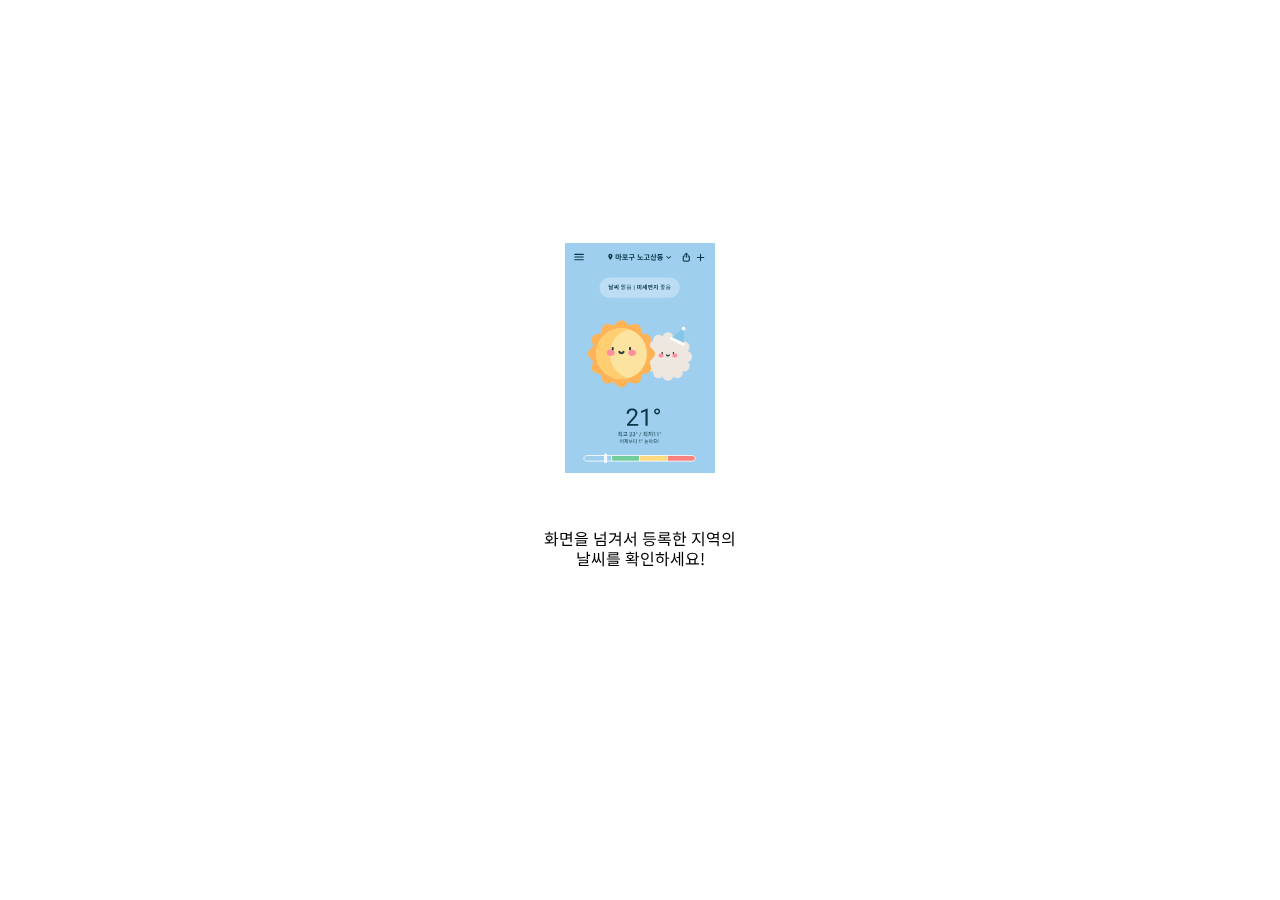
<file: index.html>
<!DOCTYPE html>
<html lang="en">
  <head>
    <meta charset="UTF-8" />
    <meta name="viewport" content="width=device-width, initial-scale=1.0" />
    <meta http-equiv="X-UA-Compatible" content="ie=edge" />
    <title>Document</title>
    <link
      href="https://fonts.googleapis.com/css?family=Material+Icons|Material+Icons+Round|Material+Icons+Outlined"
      rel="stylesheet"
    />
    <link
      href="https://fonts.googleapis.com/css?family=Noto+Sans+KR&display=swap"
      rel="stylesheet"
    />
    <link rel="stylesheet" href="css/reset.css" />
    <link rel="stylesheet" href="css/common.css" />
    <link rel="stylesheet" href="css/intro.css" />
    <link rel="stylesheet" href="css/swiper.min.css" />
    <script
      src="https://code.jquery.com/jquery-3.6.3.min.js"
      integrity="sha256-pvPw+upLPUjgMXY0G+8O0xUf+/Im1MZjXxxgOcBQBXU="
      crossorigin="anonymous"
    ></script>
    <script src="https://cdn.jsdelivr.net/npm/swiper@9/swiper-bundle.min.js"></script>
    <script src="js/intro.js"></script>
    <style></style>
  </head>
  <body>
    <div class="intro-swiper swiper-container first">
      <div class="swiper-wrapper">
        <div class="swiper-slide intro intro-02">
          <!-- <span class="capture-img"></span> -->
          <div class="intro-swiper-wrap">
            <div class="swiper-container second">
              <div class="swiper-wrapper">
                <div class="swiper-slide">
                  <img src="img/capture-1.svg" alt="" />
                </div>
                <div class="swiper-slide">
                  <img src="img/capture-2.svg" alt="" />
                </div>
                <div class="swiper-slide">
                  <img src="img/capture-3.svg" alt="" />
                </div>
                <div class="swiper-slide">
                  <img src="img/capture-4.svg" alt="" />
                </div>
              </div>
            </div>
            <div class="finger-p-wrap">
              <span class="swipe-finger"></span>
              <p>화면을 넘겨서 등록한 지역의<br />날씨를 확인하세요!</p>
            </div>
          </div>
          <!-- <button class="intro-start-btn">바로 시작하기</button> -->
        </div>
        <div class="swiper-slide intro intro-03">
          <!-- <img src="img/intro-icon2.png" alt=""> -->
          <span></span>
          <span></span>
          <p>미세먼지 수치에 따라<br />모자 색상이 바뀌어요!</p>
          <!-- <button class="intro-start-btn">바로 시작하기</button> -->
        </div>
        <div class="swiper-slide">
          <div class="intro intro-04">
            <img src="img/calendar.svg" alt="" />
            <span class="bell"></span>
            <span class="noti-finger"></span>
            <p>일정을 등록하고<br />날씨 알림을 받아보세요!</p>
          </div>
          <button class="intro-start-btn" onclick="location.href='main.html'">
            시작하기
          </button>
        </div>
      </div>
      <div class="swiper-pagination"></div>
    </div>
  </body>
</html>
</file>
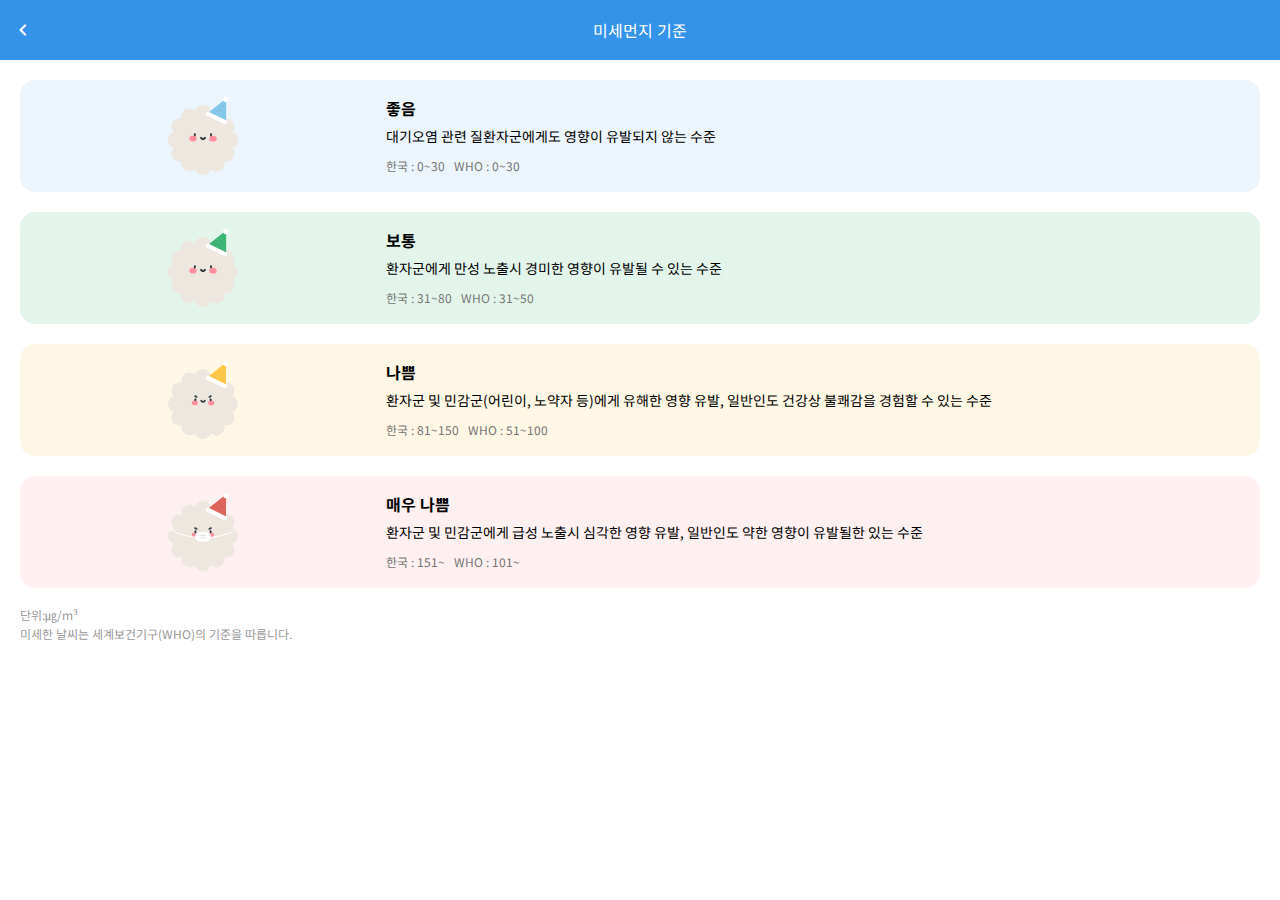
<file: dust-standard.html>
<!DOCTYPE html>
<html lang="en">
  <head>
    <meta charset="UTF-8" />
    <meta name="viewport" content="width=device-width, initial-scale=1.0" />
    <meta http-equiv="X-UA-Compatible" content="ie=edge" />
    <title>미세먼지 기준</title>
    <link
      href="https://fonts.googleapis.com/css?family=Material+Icons|Material+Icons+Round|Material+Icons+Outlined"
      rel="stylesheet"
    />
    <link
      href="https://fonts.googleapis.com/css?family=Noto+Sans+KR&display=swap"
      rel="stylesheet"
    />
    <link rel="stylesheet" href="css/reset.css" />
    <link rel="stylesheet" href="css/common.css" />
    <style>
      header {
        z-index: 10;
        position: fixed;
      }
      header button {
        position: absolute;
        top: 50%;
        left: 20px;
        transform: translateY(-50%);
        color: white;
      }
      section {
        margin-top: 60px;
        overflow: scroll;
      }
      .dust-group {
        display: flex;
        justify-content: space-between;
        align-items: center;
        margin: 20px 0;
        border: none;
        border-radius: 15px;
        padding: 20px 20px 20px 0;
        box-sizing: border-box;
      }
      .first {
        background: #ecf5fc;
      }
      .second {
        background: #e3f5eb;
      }
      .third {
        background: #fff7e6;
      }
      .fourth {
        background: #fef0f0;
      }
      .dust-group .img-box {
        position: relative;
        width: 30%;
        float: left;
      }
      .dust-group .img-box img {
        position: absolute;
        top: 50%;
        left: 50%;
        transform: translate(-50%, -50%);
        width: 100px;
        height: 100px;
      }
      .dust-group .text-box {
        width: 70%;
        float: left;
        box-sizing: border-box;
      }
      .dust-group .text-box p {
        margin-bottom: 10px;
        line-height: 20px;
        font-size: 0.875em;
      }
      .dust-group .text-box h2 {
        font-size: 1em;
        font-weight: bold;
        margin-bottom: 10px;
      }
      .dust-group .text-box span {
        font-size: 0.75em;
        color: #757575;
        padding-right: 5px;
      }
      footer {
        font-size: 0.75em;
        line-height: 14px;
        color: #999999;
      }
      footer p {
        margin: 5px 0 20px;
      }
    </style>
  </head>
  <body>
    <header>
      <button class="material-icons-round" onclick="location.href='main.html'">
        keyboard_arrow_left
      </button>
      <h1>미세먼지 기준</h1>
    </header>
    <section>
      <article>
        <div class="dust-group first">
          <div class="img-box">
            <img src="img/dust/dust1.svg" alt="" />
          </div>
          <div class="text-box">
            <h2>좋음</h2>
            <p>대기오염 관련 질환자군에게도 영향이 유발되지 않는 수준</p>
            <span>한국 : 0~30</span>
            <span>WHO : 0~30</span>
          </div>
        </div>
        <div class="dust-group second">
          <div class="img-box">
            <img src="img/dust/dust2.svg" alt="" />
          </div>
          <div class="text-box">
            <h2>보통</h2>
            <p>환자군에게 만성 노출시 경미한 영향이 유발될 수 있는 수준</p>
            <span>한국 : 31~80</span>
            <span>WHO : 31~50</span>
          </div>
        </div>
        <div class="dust-group third">
          <div class="img-box">
            <img src="img/dust/dust3.svg" alt="" />
          </div>
          <div class="text-box">
            <h2>나쁨</h2>
            <p>
              환자군 및 민감군(어린이, 노약자 등)에게 유해한 영향 유발, 일반인도
              건강상 불쾌감을 경험할 수 있는 수준
            </p>
            <span>한국 : 81~150</span>
            <span>WHO : 51~100</span>
          </div>
        </div>
        <div class="dust-group fourth">
          <div class="img-box">
            <img src="img/dust/dust4.svg" alt="" />
          </div>
          <div class="text-box">
            <h2>매우 나쁨</h2>
            <p>
              환자군 및 민감군에게 급성 노출시 심각한 영향 유발, 일반인도 약한
              영향이 유발될한 있는 수준
            </p>
            <span>한국 : 151~</span>
            <span>WHO : 101~</span>
          </div>
        </div>
        <footer>
          <span>단위:㎍/m³</span>
          <p>미세한 날씨는 세계보건기구(WHO)의 기준을 따릅니다.</p>
        </footer>
      </article>
    </section>
    <script src="https://cdnjs.cloudflare.com/ajax/libs/jquery/3.4.1/jquery.min.js"></script>
    <script src="js/font.js"></script>
  </body>
</html>
</file>
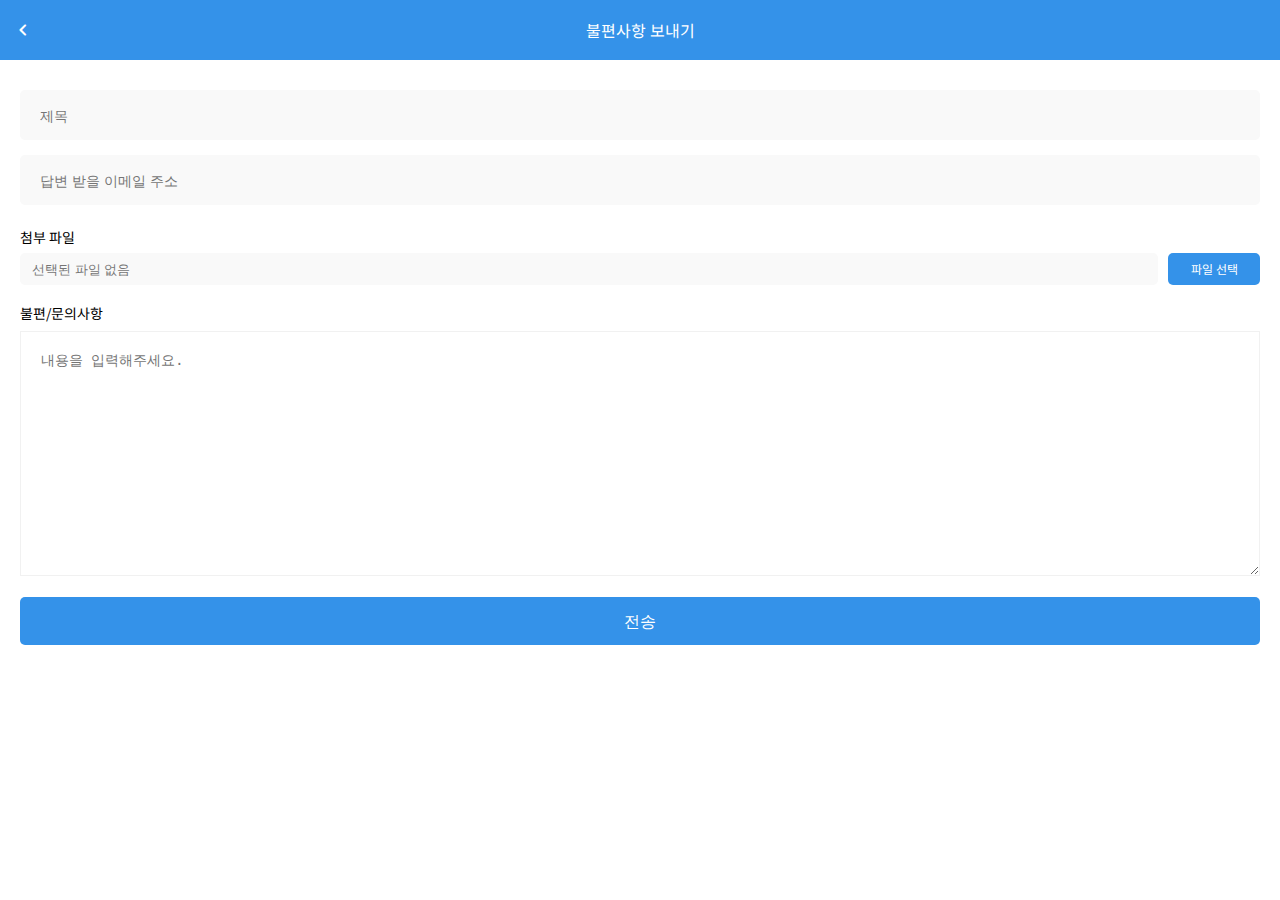
<file: inquiry.html>
<!DOCTYPE html>
<html lang="en">
  <head>
    <meta charset="UTF-8" />
    <meta name="viewport" content="width=device-width, initial-scale=1.0" />
    <meta http-equiv="X-UA-Compatible" content="ie=edge" />
    <title>불편사항 보내기</title>
    <link
      href="https://fonts.googleapis.com/css?family=Material+Icons|Material+Icons+Round|Material+Icons+Outlined"
      rel="stylesheet"
    />
    <link
      href="https://fonts.googleapis.com/css?family=Noto+Sans+KR&display=swap"
      rel="stylesheet"
    />
    <link rel="stylesheet" href="css/reset.css" />
    <link rel="stylesheet" href="css/common.css" />
    <style>
      header {
        margin-bottom: 30px;
      }
      header button {
        position: absolute;
        top: 50%;
        left: 20px;
        transform: translateY(-50%);
        color: white;
      }
      .inquiry-row {
        margin: 15px 0;
      }
      .inquiry-row:nth-child(2) {
        margin-bottom: 25px;
      }
      .inquiry-row input {
        width: 100%;
        height: 50px;
        padding: 16px 0 15px 20px;
        border-radius: 5px;
        border: none;
        box-sizing: border-box;
        background: #f9f9f9;
        font-size: 14px;
      }
      legend {
        font-size: 0.875em;
      }
      .file-input {
        margin-top: 9px;
        width: 100%;
      }
      #file-route {
        width: 100%;
        height: 32px;
        border-radius: 5px;
        background: #f9f9f9;
        border: none;
      }
      .file-input label {
        position: relative;
        cursor: pointer;
        display: inline-block;
        vertical-align: middle;
        overflow: hidden;
        width: 100px;
        margin-left: 10px;
        height: 32px;
        background: #3492e9;
        color: white;
        text-align: center;
        line-height: 32px;
        border: none;
        border-radius: 5px;
        font-size: 0.75em;
      }
      .file-group {
        display: flex;
        justify-content: space-between;
      }
      .file-input input[type="file"] {
        display: none;
      }
      .file-input input[type="text"] {
        width: 100%;
        height: 32px;
        background: #f9f9f9;
        border: none;
        border-radius: 5px;
        padding: 9px 0 9px 12px;
        box-sizing: border-box;
      }
      .text-box {
        margin-top: 21px;
      }
      textarea {
        width: 100%;
        height: 245px;
        border: 1px solid #f1f1f1;
        margin-top: 11px;
        outline: none;
        padding: 20px;
        box-sizing: border-box;
        font-size: 0.85em;
      }
      .text-box button {
        width: 100%;
        height: 48px;
        background: #3492e9;
        color: white;
        text-align: center;
        border: none;
        border-radius: 5px;
        line-height: 48px;
        margin-top: 20px;
        font-size: 16px;
      }
    </style>
  </head>
  <body>
    <header>
      <button class="material-icons-round" onclick="location.href='main.html'">
        keyboard_arrow_left
      </button>
      <h1>불편사항 보내기</h1>
    </header>
    <section>
      <article>
        <form action="#">
          <div class="inquiry-row">
            <input type="text" placeholder="제목" />
          </div>
          <div class="inquiry-row">
            <input type="text" placeholder="답변 받을 이메일 주소" />
          </div>
          <legend>첨부 파일</legend>
          <div class="file-input">
            <input
              type="file"
              id="file"
              onchange="javascript:document.getElementById('file-route').value=this.value"
            />
            <div class="file-group">
              <input
                type="text"
                readonly
                placeholder="선택된 파일 없음"
                id="file-route"
              />
              <label for="file">파일 선택</label>
            </div>
          </div>
          <div class="text-box">
            <legend>불편/문의사항</legend>
            <textarea placeholder="내용을 입력해주세요."></textarea>
            <button type="submit">전송</button>
          </div>
        </form>
      </article>
    </section>
    <script src="https://cdnjs.cloudflare.com/ajax/libs/jquery/3.4.1/jquery.min.js"></script>
    <script src="js/font.js"></script>
  </body>
</html>
</file>
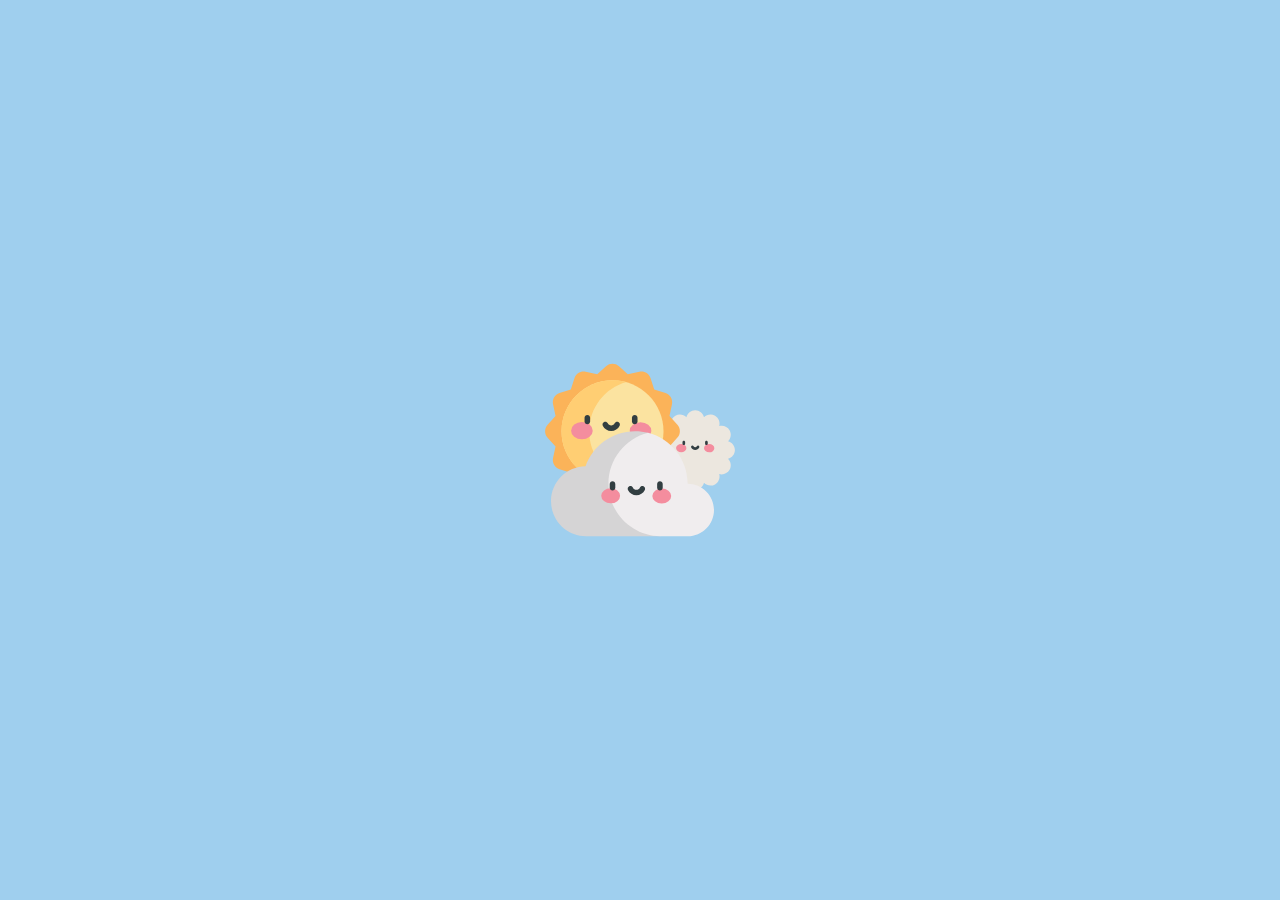
<file: intro-1.html>
<!DOCTYPE html>
<html lang="en">
<head>
    <meta charset="UTF-8">
    <meta name="viewport" content="width=device-width, initial-scale=1.0">
    <meta http-equiv="X-UA-Compatible" content="ie=edge">
    <title>Document</title>
    <link href="https://fonts.googleapis.com/css?family=Material+Icons|Material+Icons+Round|Material+Icons+Outlined" rel="stylesheet">
    <link href="https://fonts.googleapis.com/css?family=Noto+Sans+KR&display=swap" rel="stylesheet">
    <link rel="stylesheet" href="css/reset.css">
    <link rel="stylesheet" href="css/intro.css">
</head>
<body>
    <div class="intro intro-01">
        <img src="img/intro-logo.svg" alt="">
    </div>
</body>
</html>
</file>
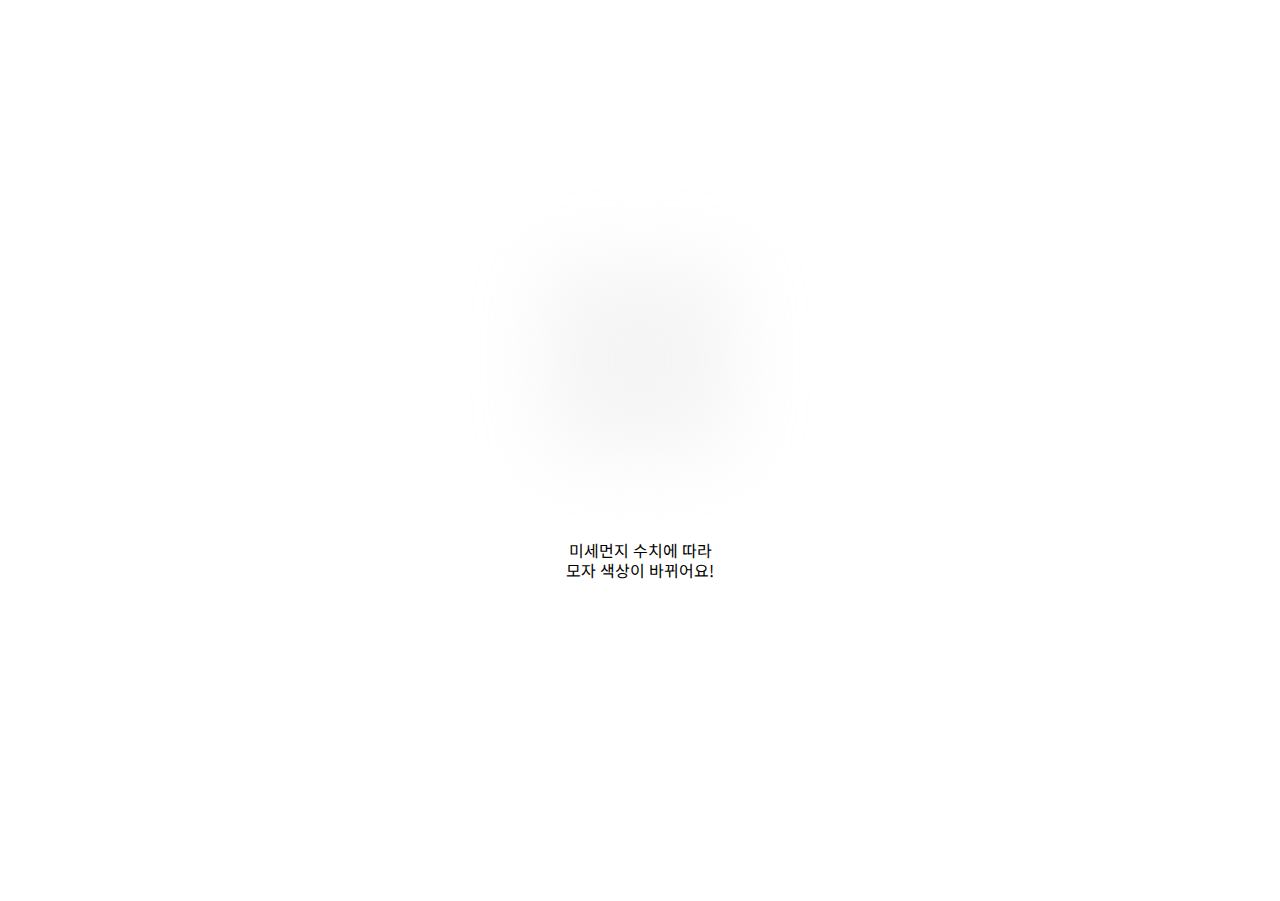
<file: intro-3.html>
<!DOCTYPE html>
<html lang="en">
  <head>
    <meta charset="UTF-8" />
    <meta name="viewport" content="width=device-width, initial-scale=1.0" />
    <meta http-equiv="X-UA-Compatible" content="ie=edge" />
    <title>Document</title>
    <link
      href="https://fonts.googleapis.com/css?family=Material+Icons|Material+Icons+Round|Material+Icons+Outlined"
      rel="stylesheet"
    />
    <link
      href="https://fonts.googleapis.com/css?family=Noto+Sans+KR&display=swap"
      rel="stylesheet"
    />
    <link rel="stylesheet" href="css/reset.css" />
    <link rel="stylesheet" href="css/common.css" />
    <link rel="stylesheet" href="css/intro.css" />
    <style>
      body {
        height: 100vh;
      }
    </style>
  </head>
  <body>
    <div class="intro intro-03">
      <!-- <img src="img/intro-icon2.png" alt=""> -->
      <span></span>
      <span></span>
      <p>미세먼지 수치에 따라<br />모자 색상이 바뀌어요!</p>
    </div>
  </body>
</html>
</file>
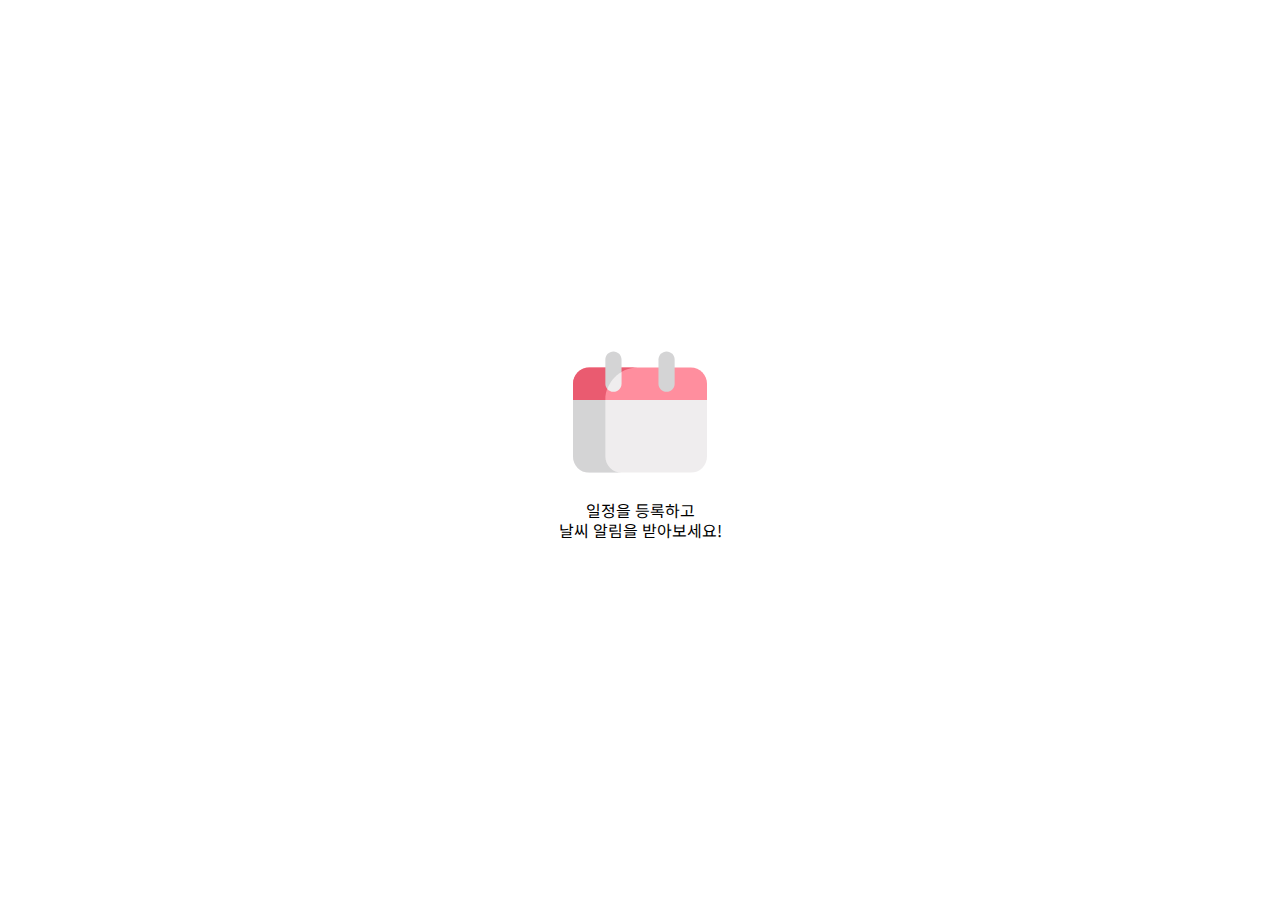
<file: intro-4.html>
<!DOCTYPE html>
<html lang="en">
  <head>
    <meta charset="UTF-8" />
    <meta name="viewport" content="width=device-width, initial-scale=1.0" />
    <meta http-equiv="X-UA-Compatible" content="ie=edge" />
    <title>Document</title>
    <link
      href="https://fonts.googleapis.com/css?family=Material+Icons|Material+Icons+Round|Material+Icons+Outlined"
      rel="stylesheet"
    />
    <link
      href="https://fonts.googleapis.com/css?family=Noto+Sans+KR&display=swap"
      rel="stylesheet"
    />
    <link rel="stylesheet" href="css/reset.css" />
    <link rel="stylesheet" href="css/intro.css" />
    <style>
      body {
        height: 100vh;
      }
    </style>
  </head>
  <body>
    <div class="intro intro-04">
      <img src="img/calendar.svg" alt="" />
      <span class="bell"></span>
      <span class="noti-finger"></span>
      <p>일정을 등록하고<br />날씨 알림을 받아보세요!</p>
    </div>
  </body>
</html>
</file>
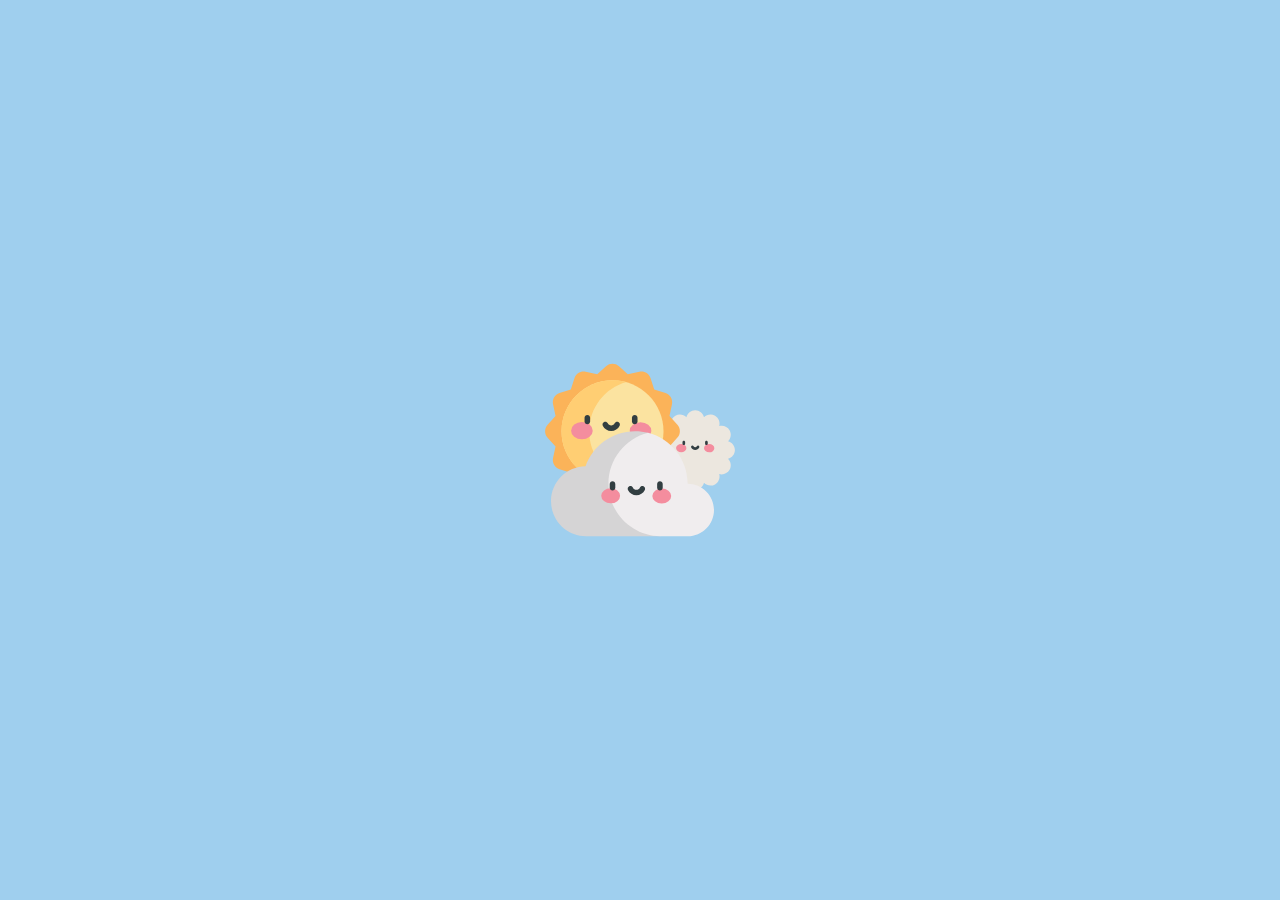
<file: intro.html>
<!DOCTYPE html>
<html lang="en">
<head>
    <meta charset="UTF-8">
    <meta name="viewport" content="width=device-width, initial-scale=1.0">
    <meta http-equiv="X-UA-Compatible" content="ie=edge">
    <title>Document</title>
    <link href="https://fonts.googleapis.com/css?family=Material+Icons|Material+Icons+Round|Material+Icons+Outlined" rel="stylesheet">
    <link href="https://fonts.googleapis.com/css?family=Noto+Sans+KR&display=swap" rel="stylesheet">
    <link rel="stylesheet" href="css/reset.css">
    <link rel="stylesheet" href="css/intro.css">
</head>
<body>
    <div class="intro intro-01">
        <img src="img/intro-logo.svg">
    </div>
</body>
</html>
</file>
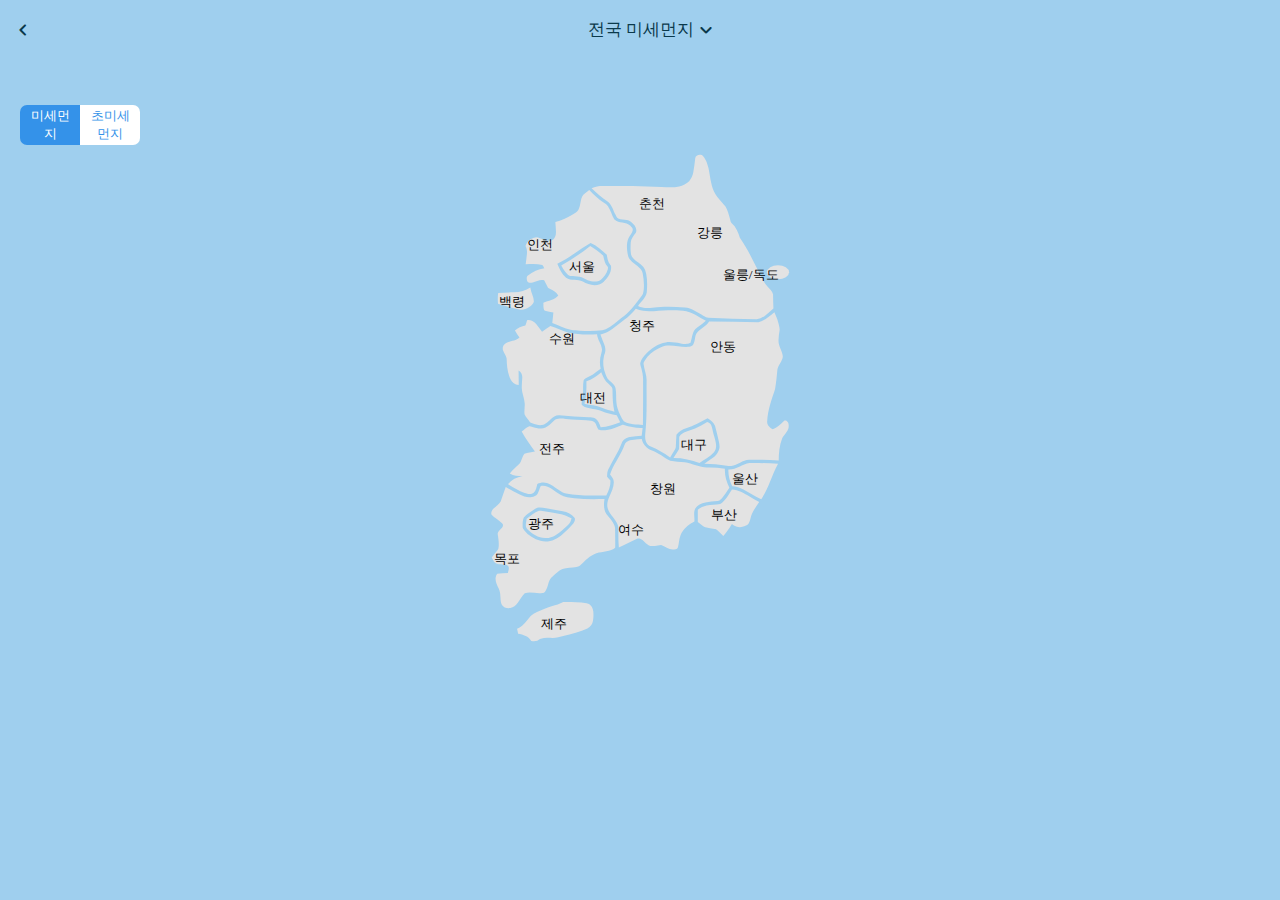
<file: korea-dust.html>
<!DOCTYPE html>
<html lang="en">
<head>
    <meta charset="UTF-8">
    <meta name="viewport" content="width=device-width, initial-scale=1.0">
    <meta http-equiv="X-UA-Compatible" content="ie=edge">
    <title>미세먼지</title>
    <link href="https://fonts.googleapis.com/css?family=Material+Icons|Material+Icons+Round|Material+Icons+Outlined" rel="stylesheet">
    <link href="https://fonts.googleapis.com/css?family=Noto+Sans+KR&display=swap" rel="stylesheet">
    <link rel="stylesheet" href="css/reset.css">
    <link rel="stylesheet" href="css/common.css">
    <link rel="stylesheet" href="css/map.css">
</head>
<body>
    <header>
        <button class="material-icons-round" onclick="location.href='main.html'">keyboard_arrow_left</button>
        <button class="title" id="drop-down">
            <h1>전국 미세먼지</h1>
            <i class="material-icons-round">keyboard_arrow_down</i>
        </button>
        <button class="sub-title"  onclick="location.href='korea-weather.html'">전국 날씨</button>
    </header>
    <section>
        <nav>
            <button class="active">미세먼지</button>
            <button class="tomorrow">초미세먼지</button>
        </nav>
        <!-- <object data="img/map.svg" type="image/svg+xml" id="weatherMap"></object> -->
        <svg version="1.1" id="Layer_1" xmlns="http://www.w3.org/2000/svg" xmlns:xlink="http://www.w3.org/1999/xlink" x="0px" y="0px"
	 width="100%" height="506px" viewBox="0 0 734 1134" enable-background="new 0 0 734 1134" xml:space="preserve">
        <g>
            <path fill="#E3E3E3" d="M490.688,30.149c0.738-8.189,12.868-10.771,17.972-5.069c3.698,4.3,6.22,9.5,8.25,14.76
                c6.27,16.142,6.22,33.762,10.92,50.312c2.278,9.229,6.24,18.061,12.08,25.59c6,7.631,12.979,14.471,18.68,22.341
                c5.101,8.58,7.42,18.439,10.12,27.949c1,3.12,0.97,6.99,3.89,9.07c9.75,8.43,14.603,20.778,18.19,32.79
                c19.02,26.979,32.25,57.39,47.648,86.46c4.271,7.84,7.988,16.18,14.229,22.729c4.59,5.359,10.62,10.109,12.529,17.199
                c0.311,10.7,0.181,21.439,0.851,32.149c-5.84,5.398-11.93,10.511-18.18,15.42c-5.631,4.391-12.271,7.881-19.46,8.591
                c-36.012-1-72.104-1.28-108.08-3.398c-3.852-0.239-7.17-2.432-10.55-4.052c-13.73-6.87-26.354-17.72-42.313-18.58
                c-15.3-1.601-30.71-2.5-46.09-1.868c-10.76,0.311-21.42,1.921-32.16,2.528c-9.03,0.899-18.438-0.147-26.6-4.34
                c6.46-10.091,17.29-17.899,19.5-30.28c1.229-13.658,1.45-27.579-1.15-41.1c-1.3-5.88-2.688-12.13-6.899-16.689
                c-6.17-7.351-15.458-11.03-21.831-18.16c-2.63-2.83-4.88-6.229-5.44-10.13c-1.36-8.608-1.02-17.37-0.56-26.04
                c0.57-8.811,6.76-15.641,11.81-22.341c2.12-6.659-0.86-13.89-5.64-18.63c-4.21-4.021-9-7.97-14.84-9.149
                c-6.39-1.479-13.16-1.188-19.3-3.721c-3.72-1.27-4.66-5.51-6.39-8.579c-5.17-10.141-7.95-22.351-17.48-29.521
                c-12.94-8.562-24.77-18.69-35.85-29.521c8.22-4.33,17.72-5.171,26.87-5.04c43.34,0.149,86.721-0.29,130,2.409
                c13.13,0.261,26.5,1.67,39.43-1.399c8.25-1.979,16.23-5.818,22.341-11.8c5-5.438,7.79-12.568,9.239-19.729
                C488.39,51.01,489.4,40.55,490.688,30.149z"/>
            <g>
                <path fill="#E3E3E3" d="M239.48,112.279c4.04-4.449,9.12-7.8,13.85-11.47c9.88,10.68,20.58,20.79,32.91,28.62
                    c3.51,2.02,6.74,4.63,8.97,8.06c6.21,9.141,8.62,20.261,14.38,29.631c9.89,9.399,26.09,4.47,35.93,14.01
                    c2.49,2.83,5.97,5.95,5.25,10.12c-1.13,7.17-7.37,11.84-9.87,18.41c-4.02,9.812-3.69,20.76-2.06,31.05
                    c0.89,5,1.46,10.392,4.72,14.512c6.4,9.04,17.23,13.34,24.17,21.858c2.729,3.159,4.77,6.97,5.396,11.142
                    c2.188,12.45,3.7,25.229,1.99,37.85c-0.73,4.37-1.313,9.109-4.434,12.521c-13.816,17.857-26.68,37.488-46.25,49.641
                    c-10.78,9.119-21.46,18.739-34.29,24.92c-2.4,1.189-5.02,1.813-7.67,2.109c-16.63,2.17-33.48,1.87-50.19,0.96
                    c-6.91-0.46-13.88-0.62-20.65-2.182c-14.43-2.988-27.49-10.068-41.2-15.209c0.85-7.791,1.74-15.569,2.45-23.369
                    c-6.28-1.143-12.63-2.08-18.72-4.04c-1.87-0.46-2.21-2.61-2.82-4.143c-1.18-4.521-0.55-9.271-1-13.88
                    c11.48-4.398,25.23-5.771,33.47-15.931c-3.87-7.569-11.49-12.142-19.01-15.46c-1.47-0.771-3.35-1.142-4.21-2.71
                    c-3.21-5.069-5.63-10.58-8.32-15.939c-8.95-3.221-17.16,3.181-25.76,4.58c-4.04,0.829-9.85,1.609-12.15-2.779
                    c-1.6-3.931-2.25-9.49,1.49-12.438c10.33-8.99,23.49-14.12,36.86-16.472c-1.57-2.438-2.54-5.409-4.64-7.431
                    c-12.19-2.89-24.88-1.949-37.28-1.39c1.04-8.04,2.1-16.08,2.87-24.15c0.55-5.81-0.23-11.869-3.2-16.97
                    c3.37-11.051,14.31-19.75,25.98-19.66c6.94,1.55,13.1,5.58,19.96,7.5c5.65,1.33,12.16,0.75,16.76-3.069
                    c3.76-3.529,5.15-8.858,5.43-13.851c0.39-8.25-0.93-16.439-1.32-24.66c13.58-2.92,25.92-9.72,37.9-16.51
                    c4.8-3.04,10.58-5.28,13.57-10.42C234.86,135.41,232.48,122.14,239.48,112.279z M220.03,242.93
                    c-12.2,8.59-24.74,16.85-38.34,23.068c4.86,11.312,9.85,23.42,19.63,31.399c10.93,8.37,26.11,1.3,37.45,8.58
                    c11.31,6.631,25.54,11.011,38.27,5.852c6.24-2.091,10.66-7.17,14.78-12.021c5.27-6.41,9.72-14.021,10.35-22.45
                    c0.07-3.062,0.58-6.68-1.89-9c-5.34-6.12-6.4-14.47-7.76-22.141c-10.75-10.369-22.26-20.721-36.22-26.529
                    C243.94,227.01,231.95,234.92,220.03,242.93z"/>
            </g>
            <path fill="#E3E3E3" d="M190.45,269.85c22.65-12.95,44.67-27.13,65.05-43.472c10.38,6.302,20.19,13.62,29.16,21.802
                c1.81,8.479,3.49,17.6,9.53,24.31c1.95,1.66,0.89,4.24,0.54,6.381c-2.3,9.5-8.78,17.409-15.96,23.779
                c-8.7,5.521-19.86,3.649-29,0.21c-6.31-2.051-11.73-6.34-18.34-7.5c-6.59-1.39-13.37-1.38-20.05-1.96
                c-3.18,0.021-5.53-2.39-7.67-4.41C198.29,283.38,194.24,276.62,190.45,269.85z"/>
            <path fill="#E3E3E3" d="M85.46,330.1c12.55-0.409,25.41-3.33,35.77-10.72c0.92,11.067,7.91,20.698,8.01,31.92
                c-2.08,5.29-6.57,9.391-11.24,12.49c-6.28,4.067-13.98,6.52-21.47,4.959c-16.22-3.171-31.94-8.432-47.78-13.052
                c-0.77-8.067-0.68-16.229,0.44-24.26C61.27,330.66,73.36,330.399,85.46,330.1z"/>
            <path fill="#E3E3E3" d="M332.48,391.33c9.64-6.79,17.47-15.729,25.13-24.58c5.18,2.382,10.65,4.172,16.32,4.932
                c19.813,2.681,39.604-2.04,59.433-1.51c10.027-0.021,20.061,0.317,30.061,1.17c10.102,0.71,19.75,4.54,28.471,9.54
                c7.409,4.71,14.933,9.26,22.779,13.229c-5.938,5.649-12.59,10.5-19.46,14.96c-5.979,3.723-9.2,10.529-10.851,17.149
                c-1.329,5.698-2.643,11.397-4.12,17.061c-6.759,3.79-14.771,2.67-22.021,1.319c-11.198-1.521-22.54-4.149-33.85-2.13
                c-16.8,2.647-31.381,12.721-43.08,24.63c-5.63,5.841-11.28,12.29-13.38,20.318c-1.18,3.979,0.84,7.812,1.778,11.609
                c2.271,8.569,4.392,17.319,4.271,26.25c-0.061,34,0.148,68.011-0.359,102.011c-14.431-1.17-29.989-0.602-42.779-8.438
                c-3.68-3.852-5.91-8.852-8.25-13.568c-3.84-8.892-7.67-18.041-8.37-27.8c-1.31-10.979,0.19-22.19-2.13-33.063
                c-1.89-8.34-9.98-12.63-15.39-18.488c-3.75-3.33-5.29-8.229-7.11-12.729c-4.82-12.601-6.62-26.63-3.4-39.857
                c0.95-4.37,3.01-8.5,3.21-13.029c0.26-4.591-0.79-9.15-2.47-13.391c-2.97-7.41-6.14-14.75-8.59-22.353
                c10.34-1.897,19.72-7.08,28.07-13.29C315.13,404.68,323.82,398.01,332.48,391.33z"/>
            <path fill="#E3E3E3" d="M632.5,397.422c14.12-3.342,24.54-14.303,35.699-22.86c4.897,10.771,9.239,21.921,11.159,33.641
                c0.352,2.302,0.771,4.649,0.462,6.99c-1.371,9.01-2.974,18.141-2.16,27.279c1.18,11.181,8.85,20.59,9.448,31.851
                c-1.488,10.569-10.302,18.38-12.142,28.859c-1.5,14.811-2.67,29.7-5.33,44.351c-7.77,23.37-16.35,47.001-17.607,71.831
                c-0.979,8.068,5.931,14.568,12.541,17.698c10.066-3.37,17.27-11.75,25-18.608c2.52-2.188,6.038-0.479,7.909,1.729
                c3.487,3.41,2.938,8.78,2.527,13.21c-2.05,9.689-10.898,15.812-14.71,24.66c-5.858,15.568-7.351,32.38-7.45,48.898
                c-22.14-0.979-44.31-2.29-66.47-1.431c-14.54,0.619-25.681,12.061-39.931,13.859c-3.329,0.521-6.683-0.063-9.961-0.62
                c-16.642-2.801-33.521-3.79-50.368-4.37c7.3-5.55,15.028-10.528,22.42-15.96c5.38-4.818,9.71-11.13,11.278-18.26
                c1.148-4.972-0.132-10.03-1-14.933c-2.42-12.067-5.591-23.959-8.75-35.841c-2.812-7.76-10.052-12.64-16.562-17.129
                c-15.529,8.529-31.21,17.159-48.149,22.568c-8.851,1.648-16,7.921-21.647,14.551c-0.84,9.312-0.892,18.681-1.472,28.01
                c0,1.79-1.09,3.28-1.938,4.78c-3.74,6.021-7.18,12.22-10.818,18.311c-13.262-10.067-27.762-18.539-43.188-24.811
                c-5.261-2-9.479-6.398-11.21-11.761c-1.85-5.359-1.85-11.148-1.28-16.729c4.41-39.499,2.511-79.3,2.99-118.949
                c0.448-12.75-5.16-24.58-6.729-37.051c-0.74-3.148,1.33-5.869,2.75-8.479c6.932-11.853,18.129-20.649,30.319-26.642
                c6.41-3.068,13.062-6.16,20.271-6.601c16.446-1.24,32.616,4.619,49.08,2.76c3.486-0.319,6.879-2.13,8.719-5.18
                c5.311-8.183,2.431-19.341,9.021-26.893c7.74-9.431,20.07-14.181,26.62-24.771C558.729,395.422,595.62,396.689,632.5,397.422z"/>
            <path fill="#E3E3E3" d="M113.97,392.529c7.55-0.91,15,2.643,19.9,8.271c4.81,5.641,9.09,11.699,13.65,17.54
                c6.42-3.92,12.49-8.37,18.71-12.603c13.57,3.439,25.72,10.859,39.27,14.353c21.35,4.88,43.46,5.317,65.24,3.988
                c0.79,11.972,9.96,21.342,10.97,33.239c0.4,3.313-0.44,6.59-1.49,9.71c-3.6,11.16-3.91,23.261-1.37,34.689
                c-5.76,4.238-11.39,8.67-17.29,12.729c-5.36,3.659-11.87,5.17-17.15,8.979c-1.68,1.188-3.54,2.63-3.81,4.84
                c-2.47,12.49,0.3,25.391-2.44,37.851c-1.02,5.32-2.47,10.751-1.73,16.211c1.34,2.012,3.62,3.12,5.7,4.229
                c12.09,5.66,26.27,3.812,38.26,9.761c11.02,4.649,22.73,7.341,34.47,9.433c2.53,5.18,5.24,10.271,7.84,15.42
                c-14.26,4.97-28.69,10.52-43.9,11.528c-2.31-7.602-5.55-15.818-12.68-20.108c-4.09-2.62-9.11-2.21-13.75-2.41
                c-22.05-0.83-44.09-2.148-66.04-4.489c-7.63-0.7-14.32,3.949-19.38,9.181c-5.84,5.092-11.34,11.972-19.61,12.722
                c-7.62,1.141-14.8-2.091-21.95-4.103c-1.95-0.561-4.08-1.119-5.24-2.947c-4.06-5.32-8.68-10.353-11.71-16.36
                c-1.57-8.22,0.73-16.601,0.2-24.89c-0.76-11.95-6.53-22.99-6.66-35.021c0.12-7.67,0.71-15.319,1.22-22.96
                c0.33-6.26-2.8-12.569-8.29-15.729c0.02,10.828,0.37,21.658,0.27,32.488c-4.16-0.921-8.35-2.229-11.73-4.91
                c-4.99-3.737-7.61-9.658-9.63-15.38c-4.3-12.698-5.26-26.221-5.72-39.528c-1.22-6.689-6.31-11.881-8.13-18.359
                c-1.27-4.66-0.38-10.279,3.56-13.42c9.479-8.38,24.42-5.53,33.36-14.8c-3.51-5.33-6.811-10.79-10.17-16.223
                c6.38-6.141,14.89-9.3,23.4-11.13C111.43,400.39,112.79,396.489,113.97,392.529z"/>
            <path fill="#E3E3E3" d="M246.95,529.462c12.36-4.393,23.55-11.66,33.32-20.353c2.98,7.17,5.85,14.563,10.67,20.739
                c3.84,4.12,8.42,7.511,12.06,11.83c1.77,2.12,2.46,4.91,2.41,7.63c0.1,16.271,0.68,32.681,4.33,48.61
                c-9.48-2.521-18.99-5.092-28.04-8.899c-12.21-6.079-26.271-5.359-39.18-9.039C247.04,563.552,247.13,546.369,246.95,529.462z"/>
            <path fill="#E3E3E3" d="M174.68,617.51c3.37-3.271,8.28-4.22,12.82-4.392c8.7-0.101,17.28,1.699,25.95,2.199
                c14.63,0.881,29.38,0.5,43.92,2.661c2.88,0.328,5.74,1.438,7.79,3.578c4.32,4.33,4.75,11.062,8.39,15.771
                c6.04,2.568,12.86,2.512,19.26,1.631c11.9-1.771,22.8-7.199,33.87-11.601c1.37-0.762,2.83,0.028,4.18,0.398
                c13.47,4.63,27.79,6.852,42.031,6.29c-0.711,5.88-1.431,11.76-2.148,17.648c-8.8,1-17.669,1.438-26.399,2.88
                c-7.62,1.358-15.6,5.67-18.16,13.439c-7.95,21.188-21.04,39.851-30.85,60.148c-2.08,4.779-1.69,10.131-2.1,15.229
                c2.44,2.962,5.44,5.472,7.56,8.689c0.68,11.841-4.06,23.148-9.36,33.479c-30.02-0.438-60.39,1.819-90-4.311
                c-6.87-0.96-12.24-5.71-18.02-9.131c-8.25-4.979-15.5-12.021-25.04-14.489c-7.12-2.188-14.92-1.21-21.47,2.229
                c-1.71,6.859-2.8,14.682-8.26,19.71c-5.74,4.689-13.69,2.352-20.08,0.472c-13.33-4.66-25.25-12.461-37.28-19.711
                c7.69-10.091,19.63-17.189,32.46-17.649c-9.67-1.26-20.021-1.229-28.55-6.64c5.92-7.682,13.29-14.04,20.42-20.529
                c6.51-6.53,6.58-16.711,12.37-23.682c7.66-2.369,15.72-3.141,23.57-4.729c-9.87-15.03-21.28-29.091-29.67-45.052
                c5.41-3.642,9.62-9.13,15.89-11.41c2.2-1.108,4.52,0.222,6.7,0.7c6.85,1.858,13.71,4.312,20.9,4.278
                c6.83-0.448,13.4-3.368,18.54-7.84C167.63,624.5,171.08,620.93,174.68,617.51z"/>
            <path fill="#E3E3E3" d="M490.359,635.37c9.471-3.948,18.317-9.25,27.17-14.408c4.107,1.107,7.83,3.85,9.397,7.908
                c2.44,6.46,3.16,13.42,5.17,20.021c2.271,7.351,4.474,14.79,5.383,22.46c0.75,6.54-1.041,13.58-5.713,18.37
                c-8.84,9.762-20.979,15.398-31.55,22.971c-18.63-6.811-38.31-11.489-58.26-11.141c4.18-6.729,8.97-13.142,12.55-20.188
                c0.76-8.672,0.189-17.392,0.38-26.08c-0.08-1.011,0.19-1.898,0.802-2.67c3.158-4.312,7.75-7.41,12.658-9.432
                C475.58,640.28,482.989,637.899,490.359,635.37z"/>
            <path fill="#E3E3E3" d="M353.45,660.83c5.86-0.608,11.71-1.341,17.59-1.688c2.101,12.03,11.47,21.681,22.81,25.649
                c15,5.069,26.723,16.341,40.882,23.039c10.672,2.25,21.658,2.45,32.528,3c17.04,2.472,32.66,11.7,50.12,11.78
                c13.352-0.352,26.729,0.67,39.899,2.858c-0.761,14.892,3.471,29.58,10.08,42.812c-5.819,7.858-10.479,16.608-17.13,23.839
                c-2.771,2.53-5.593,6-9.723,5.843c-9.05,0.59-18.08,1.568-27.04,2.988c-8.75,1.648-18.06,5.642-22.566,13.771
                c-4.604,8.95-1.19,19.221-2,28.78c-13.36,6.59-25.684,16.92-31.03,31.198c-3.72,8.66-3.102,18.341-5.921,27.222
                c-1.71,4.641-7.419,4.71-11.549,4.869c-9.61-0.681-17.291-7.359-26.23-10.239c-4.641,0.312-9.17,1.59-13.82,1.92
                c-4.39,0.3-9.18,1.29-13.22-0.988c-5.78-2.991-9.59-8.45-14.62-12.392c-3.75-2.858-9.04-4.479-13.479-2.229
                c-13.12,6.34-26.22,12.709-39.39,18.959c-1.29-12.811-1.22-25.688-1.12-38.539c0.09-3.688,0.2-7.489-1.11-10.989
                c-4.63-13.789-17.67-22.619-22.31-36.409c-3.41-9.17-0.56-19.108,3.12-27.722c4.69-10.438,10.2-21.148,10.04-32.89
                c-0.06-6.562-4.37-11.91-8.39-16.66c6.5-21.08,20.51-38.58,29.27-58.63c2.37-4.791,3.28-10.632,7.69-14.132
                C341.44,661.989,347.68,661.319,353.45,660.83z"/>
            <path fill="#E3E3E3" d="M565.06,727.439c17.29,0.859,30.711-12.609,47.33-14.721c21.36-0.33,42.723,0.7,64.053,1.648
                c-14.313,25.682-20.83,55.222-37.729,79.521c-14.14-5.771-26.49-14.97-40.011-21.93c-7.819-3.893-16.25-6.83-25.029-7.28
                C567.71,753.25,564.68,740.33,565.06,727.439z"/>
            <g>
                <path fill="#E3E3E3" d="M144.49,764.14c8.88-1.58,18.14,1.392,25.14,6.9c6.15,4.618,12.58,8.857,19.07,12.988
                    c9.26,5.589,20.31,6.318,30.79,7.521c22.57,2.55,45.31,2.312,67.979,1.771c-2.1,11.723-2.03,24.859,5.05,34.99
                    c5.9,7.721,13.2,14.659,17.01,23.771c2.149,4.78,1.63,10.12,1.76,15.222c0.09,11.33,0.36,22.67,0.23,34
                    c0.35,2.34-2.27,3.13-3.8,4.24c-13.42,7.479-29.78,5.077-43.56,11.568c-6.87,3.398-13.25,7.818-18.77,13.148
                    c-4.41,4.311-8.78,8.67-13.48,12.66c-2.07,1.84-4.91,2.21-7.51,2.75c-10.33,1.979-21,1.6-31.2,4.329
                    c-2.4,0.631-4.42,2.131-6.42,3.551c-6.74,4.858-12.97,10.431-18.74,16.41c-7.7,8.828-6.42,22-13.87,30.988
                    c-1.31,1.948-3.68,2.551-5.85,2.979c-13.12,2.432-26.67-3.66-39.57,0.761c-6.53,6.319-10.7,14.63-16.03,21.921
                    c-4,5.29-9.41,10.12-16.16,11.238c-7.08,1.302-15.44-1.04-19.25-7.521c-4.85-11.479-1.18-24.778-6.73-36.068
                    c-3.97-7.359-7.87-15.37-7.22-23.96c0.18-3.49,1.72-6.688,3.57-9.592c7.98-1.091,16.04-1.158,24.07-1.658
                    c0.56-4.99,3.76-10.46,0.83-15.229c-1.65-3.021-5.38-2.909-8.339-3.25c-5.71-0.7-11.561-0.729-17.13-2.261
                    c-6.49-1.63-8.44-8.939-11.63-13.97c4.28-5.341,8.44-10.75,12.8-16.012c1.11-1.3,2.01-2.8,2.23-4.511
                    c1.9-10.869-0.2-21.858-1.8-32.608c0.61-5.949,6.34-9.229,9.86-13.449c2.31-2.528,3.14-6.761,0.52-9.38
                    c-6.95-8.131-17.27-12.472-24.37-20.45c-1.16-4.939,1.41-9.852,4.88-13.21c5.45-5.182,11.84-9.63,15.94-16.04
                    c4.07-10.54,7.04-21.521,11.29-32c10.311,5.802,20.661,11.569,31.34,16.67c8.27,4.262,17.74,7.3,27.11,5.521
                    c4.67-1.067,10-2.357,12.66-6.777C140.6,776.56,141.69,769.98,144.49,764.14z M136.85,813.052c-4.07,1.472-7.51,4.222-11.2,6.42
                    c-6.7,4.521-13.58,9.09-19.03,15.108c-2.9,6.818-2.771,14.479-2.6,21.771c-0.06,2.729,2.08,4.74,3.52,6.852
                    c8.94,11.842,22.32,19.669,36.46,23.642c17.39,5.431,35.78-2.67,48.78-14.182c8.84-7.471,17.22-15.528,24.77-24.312
                    c2.55-3.449,4.56-8.18,3.21-12.43c-6.33-8.5-16.64-13.433-26.91-15.211c-12.58-1.511-24.96-4.279-37.43-6.431
                    C150.01,812.989,143.35,811.51,136.85,813.052z"/>
            </g>
            <path fill="#E3E3E3" d="M546.72,804.54c12.434-7.358,18.4-21.148,26.4-32.521c14.09,0.88,26.55,8.079,38.369,15.159
                C619,791.53,626.521,795.86,634.15,800c-5.48,7.682-10.644,15.61-15.07,23.939c-4.15,7.409-4.25,16.311-8.25,23.779
                c-1.801,3.33-5.46,4.858-8.71,6.392c-6.07,2.84-13.313,3.509-19.591,0.979c-3.569-1.302-6.563-3.67-9.591-5.87
                c-5.868,9.41-12.062,18.67-19.25,27.147c-4.829-4.607-9.642-9.25-14.479-13.849c-1.19-1.41-3.07-1.512-4.74-1.75
                c-7.05-0.892-14.08-2.081-20.95-3.882c-2.146-0.479-3.89-1.88-5.56-3.21c-3.71-3-7.54-5.859-11.4-8.648
                c0.014-9.161-0.026-18.312,0.021-27.472c5.63-4.948,12.619-8.189,19.96-9.619C526.5,806.04,536.739,806.149,546.72,804.54z"/>
            <path fill="#E3E3E3" d="M112.94,837.552c8.99-6.229,17.14-14.09,27.6-17.84c2.66-0.302,5.32,0.35,7.96,0.64
                c14.04,1.91,27.96,4.54,41.93,6.898c8.36,1.189,15.72,5.619,23.12,9.382c-0.99,5.618-3.34,11.237-7.86,14.92
                c-9.11,7.938-17.64,16.729-28.09,22.948c-6.96,4.132-14.95,7.03-23.15,6.461c-15.64-0.569-29.54-9.67-40.3-20.409
                C108.58,854,112.44,845.092,112.94,837.552z"/>
            <path fill="#E3E3E3" d="M192.45,1025.45c2.37-1.5,5.25-1.102,7.92-1.16c15.68,0.12,31.5-0.198,47.01,2.521
                c5.05,0.729,9.5,4.052,11.87,8.54c3.41,6.352,3.73,13.818,3.39,20.881c-0.54,6.659-0.57,13.921-4.74,19.529
                c-4.56,6.71-12.51,9.51-19.75,12.271c-17.68,6.839-36.45,9.972-54.55,15.409c-12.77,3.439-26.35-1.398-38.93,3.063
                c-3.83,1.21-6.68,4.54-10.74,5.17c-3.52,0.62-7.1,0.188-10.62-0.2c-5.49-10.949-18.28-14.409-29.39-16.399
                c-0.8-3.698-1.65-7.39-2.44-11.08c4.06-1.487,7.95-3.527,11.23-6.368c7.31-6.432,13.19-14.25,19.24-21.812
                c8.09-8.329,19.76-11.29,30.02-15.99C164.97,1033.65,179.75,1032.342,192.45,1025.45z"/>
            <ellipse fill="#E3E3E3" cx="676.331" cy="285.355" rx="24.749" ry="15.749"/>
        </g>
        <g class="area" data-area="인천">
            <g>
                <text transform="matrix(1 0 0 1 114 233.5007)" font-family="'NotoSansKR-Light-KSCpc-EUC-H'" font-size="30">인천</text>
            </g>
            <g>
                <g>
                    <rect x="122" y="157.112" fill="none" width="52.888" height="52.888"/>
                    <!-- <g class="sprite-big sunny"> -->
                        <!-- <circle fill="#FFE168" stroke="#000000" stroke-width="1.6528" stroke-miterlimit="10" cx="148.444" cy="183.556" r="11.57"/>
                        
                            <line fill="none" stroke="#000000" stroke-width="1.6528" stroke-linecap="round" stroke-miterlimit="10" x1="148.444" y1="165.376" x2="148.444" y2="160.417"/>
                        
                            <line fill="none" stroke="#000000" stroke-width="1.6528" stroke-linecap="round" stroke-miterlimit="10" x1="135.59" y1="170.701" x2="132.085" y2="167.195"/>
                        
                            <line fill="none" stroke="#000000" stroke-width="1.6528" stroke-linecap="round" stroke-miterlimit="10" x1="130.264" y1="183.556" x2="125.306" y2="183.556"/>
                        
                            <line fill="none" stroke="#000000" stroke-width="1.6528" stroke-linecap="round" stroke-miterlimit="10" x1="135.59" y1="196.411" x2="132.085" y2="199.916"/>
                        
                            <line fill="none" stroke="#000000" stroke-width="1.6528" stroke-linecap="round" stroke-miterlimit="10" x1="148.444" y1="201.736" x2="148.444" y2="206.694"/>
                        
                            <line fill="none" stroke="#000000" stroke-width="1.6528" stroke-linecap="round" stroke-miterlimit="10" x1="161.298" y1="196.411" x2="164.804" y2="199.916"/>
                        
                            <line fill="none" stroke="#000000" stroke-width="1.6528" stroke-linecap="round" stroke-miterlimit="10" x1="166.624" y1="183.556" x2="171.583" y2="183.556"/>
                        
                            <line fill="none" stroke="#000000" stroke-width="1.6528" stroke-linecap="round" stroke-miterlimit="10" x1="161.298" y1="170.701" x2="164.804" y2="167.195"/> -->
                    <!-- </g> -->
                </g>
            </g>
        </g>
        <g class="area" data-area="서울">
            <g>
                <text transform="matrix(1 0 0 1 208.1294 281.4978)" font-family="'NotoSansKR-Light-KSCpc-EUC-H'" font-size="30">서울</text>
            </g>
            <g>
                <g>
                    <rect x="216.13" y="205.109" fill="none" width="52.888" height="52.888"/>
                    <!-- <g>
                        <circle fill="#FFE168" stroke="#000000" stroke-width="1.6528" stroke-miterlimit="10" cx="242.574" cy="231.553" r="11.57"/>
                        
                            <line fill="none" stroke="#000000" stroke-width="1.6528" stroke-linecap="round" stroke-miterlimit="10" x1="242.574" y1="213.373" x2="242.574" y2="208.415"/>
                        
                            <line fill="none" stroke="#000000" stroke-width="1.6528" stroke-linecap="round" stroke-miterlimit="10" x1="229.72" y1="218.698" x2="226.215" y2="215.193"/>
                        
                            <line fill="none" stroke="#000000" stroke-width="1.6528" stroke-linecap="round" stroke-miterlimit="10" x1="224.394" y1="231.553" x2="219.436" y2="231.553"/>
                        
                            <line fill="none" stroke="#000000" stroke-width="1.6528" stroke-linecap="round" stroke-miterlimit="10" x1="229.72" y1="244.408" x2="226.215" y2="247.914"/>
                        
                            <line fill="none" stroke="#000000" stroke-width="1.6528" stroke-linecap="round" stroke-miterlimit="10" x1="255.428" y1="244.408" x2="258.935" y2="247.914"/>
                        
                            <line fill="none" stroke="#000000" stroke-width="1.6528" stroke-linecap="round" stroke-miterlimit="10" x1="260.754" y1="231.553" x2="265.713" y2="231.553"/>
                        
                            <line fill="none" stroke="#000000" stroke-width="1.6528" stroke-linecap="round" stroke-miterlimit="10" x1="255.428" y1="218.698" x2="258.935" y2="215.193"/>
                    </g> -->
                </g>
            </g>
        </g>
        <g class="area" data-area="춘천">
            <g>
                <text transform="matrix(1 0 0 1 365.0859 140.6111)" font-family="'NotoSansKR-Light-KSCpc-EUC-H'" font-size="30">춘천</text>
            </g>
            <g>
                <g>
                    <rect x="383.583" y="61.115" fill="none" width="53.498" height="53.499"/>
                    
                    <!-- <path fill="#FFFFFF" stroke="#000000" stroke-width="1.6718" stroke-linecap="round" stroke-linejoin="round" stroke-miterlimit="10" d="
                    M425.378,86.192c0-7.386-5.987-13.375-13.375-13.375c-6.305,0-11.578,4.37-12.992,10.243c-0.659-0.14-1.348-0.212-2.054-0.212
                    c-5.538,0-10.03,4.491-10.03,10.03s4.492,10.031,10.03,10.031h28.421c4.617,0,8.359-3.744,8.359-8.358
                    C433.737,89.936,429.995,86.192,425.378,86.192z"/> -->
                </g>
            </g>
        </g>
        <g class="area" data-area="강릉">
            <g>
                <text transform="matrix(1 0 0 1 495.5801 206.6082)" font-family="'NotoSansKR-Light-KSCpc-EUC-H'" font-size="30">강릉</text>
            </g>
            <g>
                <g>
                    <rect x="523.333" y="124.885" fill="none" width="52.889" height="52.889"/>
                    <!-- <g>
                        
                        <path fill="#FFFFFF" stroke="#000000" stroke-width="1.6528" stroke-linecap="round" stroke-linejoin="round" stroke-miterlimit="10" d="
                        M564.652,144.664c0-7.302-5.921-13.223-13.223-13.223c-6.236,0-11.446,4.321-12.845,10.127c-0.655-0.137-1.337-0.21-2.03-0.21
                        c-5.479,0-9.917,4.44-9.917,9.917c0,5.478,4.438,9.917,9.917,9.917h28.098c4.562,0,8.264-3.698,8.264-8.264
                        C572.916,148.365,569.214,144.664,564.652,144.664z"/>
                        <g>
                            
                            <line fill="none" stroke="#000000" stroke-width="1.6528" stroke-linecap="round" stroke-linejoin="round" stroke-miterlimit="10" x1="536.556" y1="171.215" x2="540.804" y2="166.15"/>
                            
                            <line fill="none" stroke="#000000" stroke-width="1.6528" stroke-linecap="round" stroke-linejoin="round" stroke-miterlimit="10" x1="546.472" y1="171.215" x2="550.72" y2="166.15"/>
                            
                            <line fill="none" stroke="#000000" stroke-width="1.6528" stroke-linecap="round" stroke-linejoin="round" stroke-miterlimit="10" x1="556.389" y1="171.215" x2="560.637" y2="166.15"/>
                        </g>
                    </g> -->
                </g>
            </g>
        </g>
        <g class="area" data-area="울릉/독도">
            <g>
                <text transform="matrix(1 0 0 1 552.5752 300.9021)" font-family="'NotoSansKR-Light-KSCpc-EUC-H'" font-size="30">울릉/독도</text>
            </g>
            <g>
                <g>
                    <rect x="608.978" y="218.076" fill="none" width="52.889" height="52.889"/>
                    <!-- <g>
                        
                        <line fill="none" stroke="#000000" stroke-width="1.5926" stroke-linecap="round" stroke-miterlimit="10" x1="628.487" y1="230.885" x2="628.487" y2="227.579"/>
                        
                        <line fill="none" stroke="#000000" stroke-width="1.5926" stroke-linecap="round" stroke-miterlimit="10" x1="619.703" y1="234.473" x2="617.366" y2="232.136"/>
                        
                        <line fill="none" stroke="#000000" stroke-width="1.5926" stroke-linecap="round" stroke-miterlimit="10" x1="616.03" y1="243.221" x2="612.725" y2="243.221"/>
                        
                        <line fill="none" stroke="#000000" stroke-width="1.5926" stroke-linecap="round" stroke-miterlimit="10" x1="619.619" y1="252.004" x2="617.282" y2="254.341"/>
                        
                        <line fill="none" stroke="#000000" stroke-width="1.5926" stroke-linecap="round" stroke-miterlimit="10" x1="637.231" y1="234.558" x2="639.572" y2="232.22"/>
                        <path fill="#FFE168" stroke="#000000" stroke-width="1.6528" stroke-miterlimit="10" d="M629.194,246.586
                        c0.633,0,1.235,0.104,1.822,0.251c0.481-2.714,2.04-5.031,4.2-6.572c-1.159-2.602-3.758-4.422-6.789-4.422
                        c-4.104,0-7.438,3.33-7.438,7.438c0,2.319,1.082,4.364,2.744,5.727C625.095,247.528,627.028,246.586,629.194,246.586z"/>
                        
                        <path fill="#FFFFFF" stroke="#000000" stroke-width="1.5348" stroke-linecap="round" stroke-linejoin="round" stroke-miterlimit="10" d="
                        M651.507,248.239c-0.007,0-0.014,0.001-0.02,0.001c-0.221-5.512-4.745-9.918-10.312-9.918c-2.233,0-4.273,0.739-5.963,1.943
                        c-2.156,1.541-3.715,3.856-4.199,6.572c-0.584-0.147-1.19-0.251-1.823-0.251c-2.166,0-4.097,0.941-5.458,2.421
                        c-1.219,1.324-1.979,3.076-1.979,5.018c0,4.105,3.332,7.438,7.438,7.438h22.313c3.651,0,6.611-2.96,6.611-6.61
                        C658.115,251.201,655.157,248.239,651.507,248.239z"/>
                    </g> -->
                </g>
            </g>
        </g>
        <g class="area" data-area="백령">
            <g>
                <text transform="matrix(1 0 0 1 51.6006 360.8992)" font-family="'NotoSansKR-Light-KSCpc-EUC-H'" font-size="30">백령</text>
            </g>
            <g>
                <g>
                    <rect x="69.004" y="282.573" fill="none" width="52.889" height="52.89"/>
                    <!-- <g>
                        
                        <line fill="none" stroke="#000000" stroke-width="1.5926" stroke-linecap="round" stroke-miterlimit="10" x1="88.515" y1="295.382" x2="88.515" y2="292.076"/>
                        
                        <line fill="none" stroke="#000000" stroke-width="1.5926" stroke-linecap="round" stroke-miterlimit="10" x1="79.73" y1="298.969" x2="77.394" y2="296.633"/>
                        
                        <line fill="none" stroke="#000000" stroke-width="1.5926" stroke-linecap="round" stroke-miterlimit="10" x1="76.058" y1="307.719" x2="72.752" y2="307.719"/>
                        
                        <line fill="none" stroke="#000000" stroke-width="1.5926" stroke-linecap="round" stroke-miterlimit="10" x1="79.646" y1="316.5" x2="77.31" y2="318.839"/>
                        
                        <line fill="none" stroke="#000000" stroke-width="1.5926" stroke-linecap="round" stroke-miterlimit="10" x1="97.259" y1="299.054" x2="99.6" y2="296.718"/>
                        <path fill="#FFE168" stroke="#000000" stroke-width="1.6528" stroke-miterlimit="10" d="M89.222,311.084
                        c0.633,0,1.236,0.104,1.823,0.25c0.481-2.714,2.04-5.031,4.2-6.572c-1.159-2.602-3.758-4.422-6.789-4.422
                        c-4.105,0-7.438,3.331-7.438,7.438c0,2.319,1.082,4.364,2.744,5.728C85.122,312.025,87.056,311.084,89.222,311.084z"/>
                        
                        <path fill="#FFFFFF" stroke="#000000" stroke-width="1.5348" stroke-linecap="round" stroke-linejoin="round" stroke-miterlimit="10" d="
                        M111.534,312.736c-0.007,0-0.014,0.001-0.02,0.001c-0.22-5.512-4.745-9.918-10.311-9.918c-2.234,0-4.274,0.739-5.963,1.943
                        c-2.156,1.541-3.715,3.856-4.199,6.573c-0.584-0.148-1.191-0.252-1.824-0.252c-2.166,0-4.096,0.941-5.458,2.422
                        c-1.218,1.323-1.979,3.075-1.979,5.017c0,4.106,3.332,7.438,7.438,7.438h22.313c3.651,0,6.611-2.961,6.611-6.611
                        C118.142,315.698,115.185,312.736,111.534,312.736z"/>
                    </g> -->
                </g>
            </g>
        </g>
        <g class="area" data-area="수원">
            <g>
                <text transform="matrix(1 0 0 1 163.0801 444.0427)" font-family="'NotoSansKR-Light-KSCpc-EUC-H'" font-size="30">수원</text>
            </g>
            <g>
                <g>
                    <rect x="171.08" y="367.654" fill="none" width="52.888" height="52.889"/>
                    <!-- <g>
                        <circle fill="#FFE168" stroke="#000000" stroke-width="1.6528" stroke-miterlimit="10" cx="197.524" cy="394.098" r="11.57"/>
                        
                            <line fill="none" stroke="#000000" stroke-width="1.6528" stroke-linecap="round" stroke-miterlimit="10" x1="197.524" y1="375.918" x2="197.524" y2="370.961"/>
                        
                            <line fill="none" stroke="#000000" stroke-width="1.6528" stroke-linecap="round" stroke-miterlimit="10" x1="184.67" y1="381.243" x2="181.165" y2="377.738"/>
                        
                            <line fill="none" stroke="#000000" stroke-width="1.6528" stroke-linecap="round" stroke-miterlimit="10" x1="179.344" y1="394.098" x2="174.386" y2="394.098"/>
                        
                            <line fill="none" stroke="#000000" stroke-width="1.6528" stroke-linecap="round" stroke-miterlimit="10" x1="184.67" y1="406.953" x2="181.165" y2="410.459"/>
                        
                            <line fill="none" stroke="#000000" stroke-width="1.6528" stroke-linecap="round" stroke-miterlimit="10" x1="197.524" y1="412.279" x2="197.524" y2="417.237"/>
                        
                            <line fill="none" stroke="#000000" stroke-width="1.6528" stroke-linecap="round" stroke-miterlimit="10" x1="210.378" y1="406.953" x2="213.884" y2="410.459"/>
                        
                            <line fill="none" stroke="#000000" stroke-width="1.6528" stroke-linecap="round" stroke-miterlimit="10" x1="215.704" y1="394.098" x2="220.663" y2="394.098"/>
                        
                            <line fill="none" stroke="#000000" stroke-width="1.6528" stroke-linecap="round" stroke-miterlimit="10" x1="210.378" y1="381.243" x2="213.884" y2="377.738"/>
                    </g> -->
                </g>
            </g>
        </g>
        <g class="area" data-area="청주">
            <g>
                <text transform="matrix(1 0 0 1 341.5713 414.0447)" font-family="'NotoSansKR-Light-KSCpc-EUC-H'" font-size="30">청주</text>
            </g>
            <g>
                <g>
                    <rect x="349.571" y="337.656" fill="none" width="52.889" height="52.889"/>
                    <!-- <g>
                        <circle fill="#FFE168" stroke="#000000" stroke-width="1.6528" stroke-miterlimit="10" cx="376.016" cy="364.1" r="11.57"/>
                        
                            <line fill="none" stroke="#000000" stroke-width="1.6528" stroke-linecap="round" stroke-miterlimit="10" x1="376.016" y1="345.921" x2="376.016" y2="340.962"/>
                        
                            <line fill="none" stroke="#000000" stroke-width="1.6528" stroke-linecap="round" stroke-miterlimit="10" x1="363.161" y1="351.245" x2="359.656" y2="347.739"/>
                        
                            <line fill="none" stroke="#000000" stroke-width="1.6528" stroke-linecap="round" stroke-miterlimit="10" x1="357.835" y1="364.1" x2="352.877" y2="364.1"/>
                        
                            <line fill="none" stroke="#000000" stroke-width="1.6528" stroke-linecap="round" stroke-miterlimit="10" x1="363.161" y1="376.955" x2="359.656" y2="380.461"/>
                        
                            <line fill="none" stroke="#000000" stroke-width="1.6528" stroke-linecap="round" stroke-miterlimit="10" x1="376.016" y1="382.28" x2="376.016" y2="387.238"/>
                        
                            <line fill="none" stroke="#000000" stroke-width="1.6528" stroke-linecap="round" stroke-miterlimit="10" x1="388.869" y1="376.955" x2="392.376" y2="380.461"/>
                        
                            <line fill="none" stroke="#000000" stroke-width="1.6528" stroke-linecap="round" stroke-miterlimit="10" x1="394.195" y1="364.1" x2="399.153" y2="364.1"/>
                        
                            <line fill="none" stroke="#000000" stroke-width="1.6528" stroke-linecap="round" stroke-miterlimit="10" x1="388.869" y1="351.245" x2="392.376" y2="347.739"/>
                    </g> -->
                </g>
            </g>
        </g>
        <g class="area" data-area="안동">
            <g>
                <text transform="matrix(1 0 0 1 524.9902 462.2234)" font-family="'NotoSansKR-Light-KSCpc-EUC-H'" font-size="30">안동</text>
            </g>
            <g>
                <g>
                    <rect x="532.99" y="385.836" fill="none" width="52.889" height="52.888"/>
                    <!-- <g>
                        <circle fill="#FFE168" stroke="#000000" stroke-width="1.6528" stroke-miterlimit="10" cx="559.435" cy="412.279" r="11.57"/>
                        
                            <line fill="none" stroke="#000000" stroke-width="1.6528" stroke-linecap="round" stroke-miterlimit="10" x1="559.435" y1="394.099" x2="559.435" y2="389.14"/>
                        
                            <line fill="none" stroke="#000000" stroke-width="1.6528" stroke-linecap="round" stroke-miterlimit="10" x1="546.58" y1="399.425" x2="543.075" y2="395.918"/>
                        
                            <line fill="none" stroke="#000000" stroke-width="1.6528" stroke-linecap="round" stroke-miterlimit="10" x1="541.254" y1="412.279" x2="536.296" y2="412.279"/>
                        
                            <line fill="none" stroke="#000000" stroke-width="1.6528" stroke-linecap="round" stroke-miterlimit="10" x1="546.58" y1="425.135" x2="543.075" y2="428.639"/>
                        
                            <line fill="none" stroke="#000000" stroke-width="1.6528" stroke-linecap="round" stroke-miterlimit="10" x1="559.435" y1="430.459" x2="559.435" y2="435.418"/>
                        
                            <line fill="none" stroke="#000000" stroke-width="1.6528" stroke-linecap="round" stroke-miterlimit="10" x1="572.288" y1="425.135" x2="575.795" y2="428.639"/>
                        
                            <line fill="none" stroke="#000000" stroke-width="1.6528" stroke-linecap="round" stroke-miterlimit="10" x1="577.614" y1="412.279" x2="582.572" y2="412.279"/>
                        
                            <line fill="none" stroke="#000000" stroke-width="1.6528" stroke-linecap="round" stroke-miterlimit="10" x1="572.288" y1="399.425" x2="575.795" y2="395.918"/>
                    </g> -->
                </g>
            </g>
        </g>
        <g class="area" data-area="대전">
            <g>
                <text transform="matrix(1 0 0 1 231.5171 576.0085)" font-family="'NotoSansKR-Light-KSCpc-EUC-H'" font-size="30">대전</text>
            </g>
            <g>
                <g>
                    <rect x="259.27" y="494.284" fill="none" width="52.889" height="52.89"/>
                    <!-- <g>
                        
                        <path fill="#FFFFFF" stroke="#000000" stroke-width="1.6528" stroke-linecap="round" stroke-linejoin="round" stroke-miterlimit="10" d="
                        M300.589,514.064c0-7.302-5.92-13.223-13.222-13.223c-6.237,0-11.447,4.32-12.845,10.127c-0.655-0.137-1.337-0.21-2.03-0.21
                        c-5.479,0-9.917,4.44-9.917,9.917c0,5.478,4.438,9.917,9.917,9.917h28.097c4.562,0,8.264-3.698,8.264-8.265
                        C308.853,517.765,305.151,514.064,300.589,514.064z"/>
                        <g>
                            
                            <line fill="none" stroke="#000000" stroke-width="1.6528" stroke-linecap="round" stroke-linejoin="round" stroke-miterlimit="10" x1="272.493" y1="540.615" x2="276.741" y2="535.551"/>
                            
                            <line fill="none" stroke="#000000" stroke-width="1.6528" stroke-linecap="round" stroke-linejoin="round" stroke-miterlimit="10" x1="282.409" y1="540.615" x2="286.657" y2="535.551"/>
                            
                            <line fill="none" stroke="#000000" stroke-width="1.6528" stroke-linecap="round" stroke-linejoin="round" stroke-miterlimit="10" x1="292.326" y1="540.615" x2="296.574" y2="535.551"/>
                        </g>
                    </g> -->
                </g>
            </g>
        </g>
        <g class="area" data-area="전주">
            <g>
                <text transform="matrix(1 0 0 1 141.5967 689.5828)" font-family="'NotoSansKR-Light-KSCpc-EUC-H'" font-size="30">전주</text>
            </g>
            <g>
                <g>
                    <rect x="160.094" y="610.088" fill="none" width="53.498" height="53.499"/>
                    
                    <!-- <path fill="#FFFFFF" stroke="#000000" stroke-width="1.6718" stroke-linecap="round" stroke-linejoin="round" stroke-miterlimit="10" d="
                    M201.889,635.164c0-7.386-5.988-13.374-13.375-13.374c-6.305,0-11.578,4.37-12.992,10.243c-0.659-0.139-1.348-0.213-2.054-0.213
                    c-5.538,0-10.03,4.492-10.03,10.031s4.492,10.031,10.03,10.031h28.421c4.617,0,8.359-3.744,8.359-8.359
                    S206.506,635.164,201.889,635.164z"/> -->
                </g>
            </g>
        </g>
        <g class="area" data-area="대구">
            <g>
                <text transform="matrix(1 0 0 1 458.7871 682.1306)" font-family="'NotoSansKR-Light-KSCpc-EUC-H'" font-size="30">대구</text>
            </g>
            <g>
                <g>
                    <rect x="476.19" y="600.804" fill="none" width="52.889" height="52.889"/>
                    <!-- <g>
                        
                        <line fill="none" stroke="#000000" stroke-width="1.5926" stroke-linecap="round" stroke-miterlimit="10" x1="495.701" y1="613.614" x2="495.701" y2="610.307"/>
                        
                        <line fill="none" stroke="#000000" stroke-width="1.5926" stroke-linecap="round" stroke-miterlimit="10" x1="486.917" y1="617.202" x2="484.58" y2="614.864"/>
                        
                        <line fill="none" stroke="#000000" stroke-width="1.5926" stroke-linecap="round" stroke-miterlimit="10" x1="483.244" y1="625.95" x2="479.938" y2="625.95"/>
                        
                        <line fill="none" stroke="#000000" stroke-width="1.5926" stroke-linecap="round" stroke-miterlimit="10" x1="486.833" y1="634.732" x2="484.496" y2="637.069"/>
                        
                        <line fill="none" stroke="#000000" stroke-width="1.5926" stroke-linecap="round" stroke-miterlimit="10" x1="504.445" y1="617.286" x2="506.786" y2="614.949"/>
                        <path fill="#FFE168" stroke="#000000" stroke-width="1.6528" stroke-miterlimit="10" d="M496.408,629.315
                        c0.633,0,1.235,0.104,1.823,0.25c0.48-2.713,2.039-5.031,4.199-6.572c-1.158-2.602-3.758-4.423-6.789-4.423
                        c-4.104,0-7.438,3.331-7.438,7.438c0,2.318,1.082,4.363,2.744,5.727C492.309,630.258,494.242,629.315,496.408,629.315z"/>
                        
                        <path fill="#FFFFFF" stroke="#000000" stroke-width="1.5348" stroke-linecap="round" stroke-linejoin="round" stroke-miterlimit="10" d="
                        M518.721,630.969c-0.007,0-0.014,0.002-0.02,0.002c-0.22-5.512-4.745-9.918-10.312-9.918c-2.233,0-4.273,0.737-5.963,1.942
                        c-2.156,1.54-3.715,3.857-4.199,6.572c-0.584-0.147-1.19-0.25-1.823-0.25c-2.166,0-4.097,0.941-5.458,2.42
                        c-1.219,1.324-1.979,3.076-1.979,5.019c0,4.104,3.332,7.438,7.438,7.438h22.313c3.651,0,6.611-2.961,6.611-6.611
                        C525.328,633.929,522.371,630.969,518.721,630.969z"/>
                    </g> -->
                </g>
            </g>
        </g>
        <g class="area" data-area="울산">
            <g>
                <text transform="matrix(1 0 0 1 573.5762 758.5798)" font-family="'NotoSansKR-Light-KSCpc-EUC-H'" font-size="30">울산</text>
            </g>
            <g>
                <g>
                    <rect x="601.329" y="676.855" fill="none" width="52.889" height="52.889"/>
                    <!-- <g>
                        
                        <path fill="#FFFFFF" stroke="#000000" stroke-width="1.6528" stroke-linecap="round" stroke-linejoin="round" stroke-miterlimit="10" d="
                        M642.647,696.636c0-7.303-5.92-13.224-13.222-13.224c-6.237,0-11.446,4.32-12.845,10.127c-0.655-0.137-1.337-0.211-2.03-0.211
                        c-5.479,0-9.917,4.441-9.917,9.917c0,5.479,4.438,9.917,9.917,9.917h28.097c4.563,0,8.265-3.698,8.265-8.264
                        C650.912,700.338,647.21,696.636,642.647,696.636z"/>
                        <g>
                            
                            <line fill="none" stroke="#000000" stroke-width="1.6528" stroke-linecap="round" stroke-linejoin="round" stroke-miterlimit="10" x1="614.552" y1="723.187" x2="618.8" y2="718.122"/>
                            
                            <line fill="none" stroke="#000000" stroke-width="1.6528" stroke-linecap="round" stroke-linejoin="round" stroke-miterlimit="10" x1="624.468" y1="723.187" x2="628.716" y2="718.122"/>
                            
                            <line fill="none" stroke="#000000" stroke-width="1.6528" stroke-linecap="round" stroke-linejoin="round" stroke-miterlimit="10" x1="634.385" y1="723.187" x2="638.633" y2="718.122"/>
                        </g>
                    </g> -->
                </g>
            </g>
        </g>
        <g class="area" data-area="창원">
            <g>
                <text transform="matrix(1 0 0 1 389.1475 779.9099)" font-family="'NotoSansKR-Light-KSCpc-EUC-H'" font-size="30">창원</text>
            </g>
            <g>
                <g>
                    <rect x="406.551" y="698.584" fill="none" width="52.89" height="52.89"/>
                    <!-- <g>
                        
                        <line fill="none" stroke="#000000" stroke-width="1.5926" stroke-linecap="round" stroke-miterlimit="10" x1="426.062" y1="711.393" x2="426.062" y2="708.088"/>
                        
                        <line fill="none" stroke="#000000" stroke-width="1.5926" stroke-linecap="round" stroke-miterlimit="10" x1="417.277" y1="714.981" x2="414.939" y2="712.643"/>
                        
                        <line fill="none" stroke="#000000" stroke-width="1.5926" stroke-linecap="round" stroke-miterlimit="10" x1="413.604" y1="723.729" x2="410.299" y2="723.729"/>
                        
                        <line fill="none" stroke="#000000" stroke-width="1.5926" stroke-linecap="round" stroke-miterlimit="10" x1="417.193" y1="732.511" x2="414.855" y2="734.848"/>
                        
                        <line fill="none" stroke="#000000" stroke-width="1.5926" stroke-linecap="round" stroke-miterlimit="10" x1="434.806" y1="715.065" x2="437.146" y2="712.728"/>
                        <path fill="#FFE168" stroke="#000000" stroke-width="1.6528" stroke-miterlimit="10" d="M426.769,727.094
                        c0.634,0,1.236,0.104,1.823,0.25c0.481-2.713,2.04-5.031,4.2-6.572c-1.159-2.602-3.758-4.423-6.789-4.423
                        c-4.105,0-7.438,3.331-7.438,7.438c0,2.319,1.082,4.364,2.744,5.728C422.669,728.036,424.603,727.094,426.769,727.094z"/>
                        
                        <path fill="#FFFFFF" stroke="#000000" stroke-width="1.5348" stroke-linecap="round" stroke-linejoin="round" stroke-miterlimit="10" d="
                        M449.081,728.747c-0.007,0-0.014,0.003-0.02,0.003c-0.221-5.513-4.745-9.919-10.312-9.919c-2.234,0-4.274,0.738-5.963,1.943
                        c-2.156,1.54-3.715,3.857-4.199,6.572c-0.584-0.148-1.19-0.25-1.824-0.25c-2.166,0-4.096,0.94-5.458,2.42
                        c-1.218,1.324-1.979,3.076-1.979,5.018c0,4.105,3.332,7.438,7.438,7.438h22.313c3.651,0,6.61-2.961,6.61-6.611
                        C455.688,731.709,452.731,728.747,449.081,728.747z"/>
                    </g> -->
                </g>
            </g>
        </g>
        <g class="area" data-area="제주">
            <g>
                <text transform="matrix(1 0 0 1 144.6597 1082.2341)" font-family="'NotoSansKR-Light-KSCpc-EUC-H'" font-size="30">제주</text>
            </g>
            <g>
                <g>
                    <rect x="162.063" y="1000.909" fill="none" width="52.889" height="52.89"/>
                    <!-- <g>
                        
                        <line fill="none" stroke="#000000" stroke-width="1.5926" stroke-linecap="round" stroke-miterlimit="10" x1="181.573" y1="1013.719" x2="181.573" y2="1010.412"/>
                        
                        <line fill="none" stroke="#000000" stroke-width="1.5926" stroke-linecap="round" stroke-miterlimit="10" x1="172.789" y1="1017.306" x2="170.452" y2="1014.969"/>
                        
                        <line fill="none" stroke="#000000" stroke-width="1.5926" stroke-linecap="round" stroke-miterlimit="10" x1="169.116" y1="1026.054" x2="165.811" y2="1026.054"/>
                        
                        <line fill="none" stroke="#000000" stroke-width="1.5926" stroke-linecap="round" stroke-miterlimit="10" x1="172.705" y1="1034.838" x2="170.368" y2="1037.175"/>
                        
                        <line fill="none" stroke="#000000" stroke-width="1.5926" stroke-linecap="round" stroke-miterlimit="10" x1="190.317" y1="1017.39" x2="192.658" y2="1015.053"/>
                        <path fill="#FFE168" stroke="#000000" stroke-width="1.6528" stroke-miterlimit="10" d="M182.28,1029.421
                        c0.633,0,1.236,0.104,1.823,0.25c0.481-2.714,2.04-5.031,4.2-6.572c-1.159-2.603-3.758-4.423-6.789-4.423
                        c-4.105,0-7.438,3.331-7.438,7.438c0,2.319,1.082,4.364,2.744,5.728C178.181,1030.361,180.114,1029.421,182.28,1029.421z"/>
                        
                        <path fill="#FFFFFF" stroke="#000000" stroke-width="1.5348" stroke-linecap="round" stroke-linejoin="round" stroke-miterlimit="10" d="
                        M204.593,1031.072c-0.007,0-0.014,0.002-0.02,0.002c-0.22-5.512-4.745-9.918-10.312-9.918c-2.234,0-4.273,0.738-5.963,1.943
                        c-2.156,1.54-3.715,3.856-4.199,6.572c-0.584-0.148-1.191-0.25-1.824-0.25c-2.166,0-4.096,0.94-5.458,2.42
                        c-1.218,1.323-1.979,3.076-1.979,5.018c0,4.105,3.332,7.438,7.438,7.438h22.313c3.651,0,6.611-2.961,6.611-6.61
                        C211.2,1034.034,208.243,1031.072,204.593,1031.072z"/>
                    </g> -->
                </g>
            </g>
        </g>
        <g class="area" data-area="광주">
            <g>
                <text transform="matrix(1 0 0 1 116.5933 859.24)" font-family="'NotoSansKR-Light-KSCpc-EUC-H'" font-size="30">광주</text>
            </g>
            <g>
                <g>
                    <rect x="135.091" y="779.744" fill="none" width="53.498" height="53.499"/>
                    
                    <!-- <path fill="#FFFFFF" stroke="#000000" stroke-width="1.6718" stroke-linecap="round" stroke-linejoin="round" stroke-miterlimit="10" d="
                    M176.886,804.821c0-7.386-5.988-13.374-13.375-13.374c-6.305,0-11.578,4.37-12.992,10.243c-0.659-0.139-1.348-0.213-2.054-0.213
                    c-5.538,0-10.03,4.492-10.03,10.031s4.492,10.03,10.03,10.03h28.421c4.617,0,8.359-3.744,8.359-8.358
                    C185.245,808.565,181.503,804.821,176.886,804.821z"/> -->
                </g>
            </g>
        </g>
        <g class="area" data-area="여수">
            <g>
                <text transform="matrix(1 0 0 1 317.458 870.9685)" font-family="'NotoSansKR-Light-KSCpc-EUC-H'" font-size="30">여수</text>
            </g>
            <g>
                <g>
                    <rect x="325.459" y="794.58" fill="none" width="52.889" height="52.889"/>
                    <!-- <g>
                        <circle fill="#FFE168" stroke="#000000" stroke-width="1.6528" stroke-miterlimit="10" cx="351.903" cy="821.024" r="11.57"/>
                        
                            <line fill="none" stroke="#000000" stroke-width="1.6528" stroke-linecap="round" stroke-miterlimit="10" x1="351.903" y1="802.844" x2="351.903" y2="797.885"/>
                        
                            <line fill="none" stroke="#000000" stroke-width="1.6528" stroke-linecap="round" stroke-miterlimit="10" x1="339.049" y1="808.17" x2="335.544" y2="804.663"/>
                        
                            <line fill="none" stroke="#000000" stroke-width="1.6528" stroke-linecap="round" stroke-miterlimit="10" x1="333.723" y1="821.024" x2="328.765" y2="821.024"/>
                        
                            <line fill="none" stroke="#000000" stroke-width="1.6528" stroke-linecap="round" stroke-miterlimit="10" x1="339.049" y1="833.881" x2="335.544" y2="837.385"/>
                        
                            <line fill="none" stroke="#000000" stroke-width="1.6528" stroke-linecap="round" stroke-miterlimit="10" x1="364.757" y1="833.881" x2="368.263" y2="837.385"/>
                        
                            <line fill="none" stroke="#000000" stroke-width="1.6528" stroke-linecap="round" stroke-miterlimit="10" x1="370.083" y1="821.024" x2="375.042" y2="821.024"/>
                        
                            <line fill="none" stroke="#000000" stroke-width="1.6528" stroke-linecap="round" stroke-miterlimit="10" x1="364.757" y1="808.17" x2="368.263" y2="804.663"/>
                    </g> -->
                </g>
            </g>
        </g>
        <g class="area" data-area="목포">
            <g>
                <text transform="matrix(1 0 0 1 39.9854 937.7693)" font-family="'NotoSansKR-Light-KSCpc-EUC-H'" font-size="30">목포</text>
            </g>
            <g>
                <g>
                    <rect x="47.986" y="861.38" fill="none" width="52.888" height="52.888"/>
                    <!-- <g>
                        <circle fill="#FFE168" stroke="#000000" stroke-width="1.6528" stroke-miterlimit="10" cx="74.431" cy="887.823" r="11.57"/>
                        
                            <line fill="none" stroke="#000000" stroke-width="1.6528" stroke-linecap="round" stroke-miterlimit="10" x1="74.431" y1="869.643" x2="74.431" y2="864.684"/>
                        
                            <line fill="none" stroke="#000000" stroke-width="1.6528" stroke-linecap="round" stroke-miterlimit="10" x1="61.576" y1="874.969" x2="58.071" y2="871.463"/>
                        
                            <line fill="none" stroke="#000000" stroke-width="1.6528" stroke-linecap="round" stroke-miterlimit="10" x1="56.25" y1="887.823" x2="51.292" y2="887.823"/>
                        
                            <line fill="none" stroke="#000000" stroke-width="1.6528" stroke-linecap="round" stroke-miterlimit="10" x1="61.576" y1="900.678" x2="58.071" y2="904.183"/>
                        
                            <line fill="none" stroke="#000000" stroke-width="1.6528" stroke-linecap="round" stroke-miterlimit="10" x1="87.284" y1="900.678" x2="90.79" y2="904.183"/>
                        
                            <line fill="none" stroke="#000000" stroke-width="1.6528" stroke-linecap="round" stroke-miterlimit="10" x1="92.61" y1="887.823" x2="97.569" y2="887.823"/>
                        
                            <line fill="none" stroke="#000000" stroke-width="1.6528" stroke-linecap="round" stroke-miterlimit="10" x1="87.284" y1="874.969" x2="90.79" y2="871.463"/>
                    </g> -->
                </g>
            </g>
        </g>
        <g class="area" data-area="부산">
            <g>
                <text transform="matrix(1 0 0 1 525.6367 838.3132)" font-family="'NotoSansKR-Light-KSCpc-EUC-H'" font-size="30">부산</text>
            </g>
            <g>
                <g>
                    <rect x="533.637" y="761.924" fill="none" width="52.888" height="52.888"/>
                    <!-- <g>
                        <circle fill="#FFE168" stroke="#000000" stroke-width="1.6528" stroke-miterlimit="10" cx="560.082" cy="788.367" r="11.57"/>
                        
                            <line fill="none" stroke="#000000" stroke-width="1.6528" stroke-linecap="round" stroke-miterlimit="10" x1="560.082" y1="770.187" x2="560.082" y2="765.228"/>
                        
                            <line fill="none" stroke="#000000" stroke-width="1.6528" stroke-linecap="round" stroke-miterlimit="10" x1="547.228" y1="775.512" x2="543.722" y2="772.007"/>
                        
                            <line fill="none" stroke="#000000" stroke-width="1.6528" stroke-linecap="round" stroke-miterlimit="10" x1="541.901" y1="788.367" x2="536.942" y2="788.367"/>
                        
                            <line fill="none" stroke="#000000" stroke-width="1.6528" stroke-linecap="round" stroke-miterlimit="10" x1="547.228" y1="801.222" x2="543.722" y2="804.727"/>
                        
                            <line fill="none" stroke="#000000" stroke-width="1.6528" stroke-linecap="round" stroke-miterlimit="10" x1="572.935" y1="801.222" x2="576.44" y2="804.727"/>
                        
                            <line fill="none" stroke="#000000" stroke-width="1.6528" stroke-linecap="round" stroke-miterlimit="10" x1="578.261" y1="788.367" x2="583.22" y2="788.367"/>
                        
                            <line fill="none" stroke="#000000" stroke-width="1.6528" stroke-linecap="round" stroke-miterlimit="10" x1="572.935" y1="775.512" x2="576.44" y2="772.007"/>
                    </g> -->
                </g>
            </g>
        </g>
        </svg>
    </section>
    <div class="weather-icon"></div>
    <script src="https://cdnjs.cloudflare.com/ajax/libs/jquery/3.4.1/jquery.min.js"></script>
    <script src="js/dustmap.js"></script>
</body>
</html>
</file>
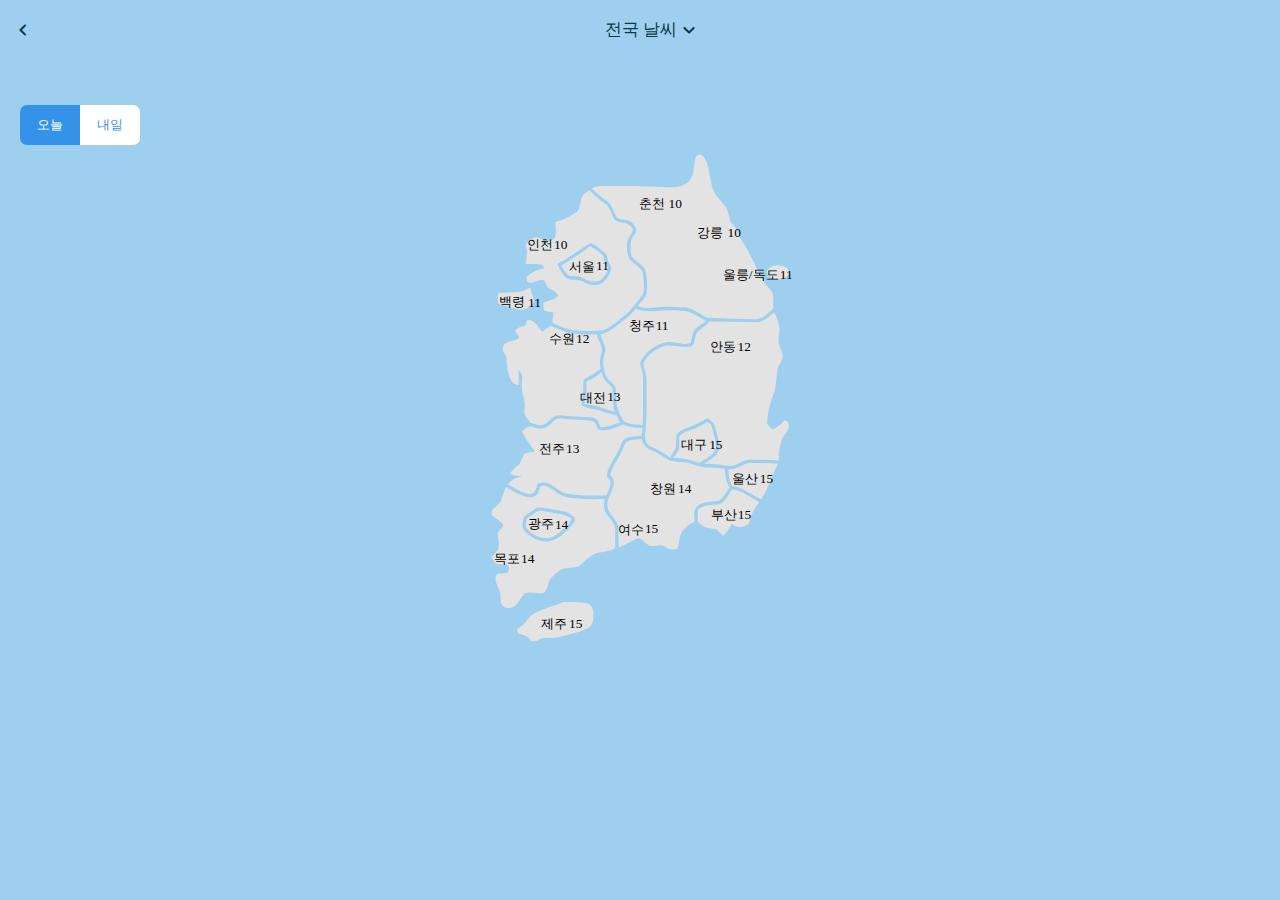
<file: korea-weather.html>
<!DOCTYPE html>
<html lang="en">
<head>
    <meta charset="UTF-8">
    <meta name="viewport" content="width=device-width, initial-scale=1.0">
    <meta http-equiv="X-UA-Compatible" content="ie=edge">
    <title>전국날씨</title>
    <link href="https://fonts.googleapis.com/css?family=Material+Icons|Material+Icons+Round|Material+Icons+Outlined" rel="stylesheet">
    <link href="https://fonts.googleapis.com/css?family=Noto+Sans+KR&display=swap" rel="stylesheet">
    <link rel="stylesheet" href="css/reset.css">
    <link rel="stylesheet" href="css/common.css">
    <link rel="stylesheet" href="css/map.css">
    <style>
       
    </style>
</head>
<body>
    <header>
        <button class="material-icons-round" onclick="location.href='main.html'">keyboard_arrow_left</button>
        <button class="title" id="drop-down">
            <h1>전국 날씨</h1>
            <i class="material-icons-round">keyboard_arrow_down</i>
        </button>
        <button class="sub-title"  onclick="location.href='korea-dust.html'">전국 미세먼지</button>
    </header>
    <section>
        <nav>
            <button class="active">오늘</button>
            <button class="tomorrow">내일</button>
        </nav>
        <!-- <object data="img/map.svg" type="image/svg+xml" id="weatherMap"></object> -->
        <svg version="1.1" id="Layer_1" xmlns="http://www.w3.org/2000/svg" xmlns:xlink="http://www.w3.org/1999/xlink" x="0px" y="0px"
	 width="100%" height="506px" viewBox="0 0 734 1134" enable-background="new 0 0 734 1134" xml:space="preserve">
        <g>
            <path fill="#E3E3E3" d="M490.688,30.149c0.738-8.189,12.868-10.771,17.972-5.069c3.698,4.3,6.22,9.5,8.25,14.76
                c6.27,16.142,6.22,33.762,10.92,50.312c2.278,9.229,6.24,18.061,12.08,25.59c6,7.631,12.979,14.471,18.68,22.341
                c5.101,8.58,7.42,18.439,10.12,27.949c1,3.12,0.97,6.99,3.89,9.07c9.75,8.43,14.603,20.778,18.19,32.79
                c19.02,26.979,32.25,57.39,47.648,86.46c4.271,7.84,7.988,16.18,14.229,22.729c4.59,5.359,10.62,10.109,12.529,17.199
                c0.311,10.7,0.181,21.439,0.851,32.149c-5.84,5.398-11.93,10.511-18.18,15.42c-5.631,4.391-12.271,7.881-19.46,8.591
                c-36.012-1-72.104-1.28-108.08-3.398c-3.852-0.239-7.17-2.432-10.55-4.052c-13.73-6.87-26.354-17.72-42.313-18.58
                c-15.3-1.601-30.71-2.5-46.09-1.868c-10.76,0.311-21.42,1.921-32.16,2.528c-9.03,0.899-18.438-0.147-26.6-4.34
                c6.46-10.091,17.29-17.899,19.5-30.28c1.229-13.658,1.45-27.579-1.15-41.1c-1.3-5.88-2.688-12.13-6.899-16.689
                c-6.17-7.351-15.458-11.03-21.831-18.16c-2.63-2.83-4.88-6.229-5.44-10.13c-1.36-8.608-1.02-17.37-0.56-26.04
                c0.57-8.811,6.76-15.641,11.81-22.341c2.12-6.659-0.86-13.89-5.64-18.63c-4.21-4.021-9-7.97-14.84-9.149
                c-6.39-1.479-13.16-1.188-19.3-3.721c-3.72-1.27-4.66-5.51-6.39-8.579c-5.17-10.141-7.95-22.351-17.48-29.521
                c-12.94-8.562-24.77-18.69-35.85-29.521c8.22-4.33,17.72-5.171,26.87-5.04c43.34,0.149,86.721-0.29,130,2.409
                c13.13,0.261,26.5,1.67,39.43-1.399c8.25-1.979,16.23-5.818,22.341-11.8c5-5.438,7.79-12.568,9.239-19.729
                C488.39,51.01,489.4,40.55,490.688,30.149z"/>
            <g>
                <path fill="#E3E3E3" d="M239.48,112.279c4.04-4.449,9.12-7.8,13.85-11.47c9.88,10.68,20.58,20.79,32.91,28.62
                    c3.51,2.02,6.74,4.63,8.97,8.06c6.21,9.141,8.62,20.261,14.38,29.631c9.89,9.399,26.09,4.47,35.93,14.01
                    c2.49,2.83,5.97,5.95,5.25,10.12c-1.13,7.17-7.37,11.84-9.87,18.41c-4.02,9.812-3.69,20.76-2.06,31.05
                    c0.89,5,1.46,10.392,4.72,14.512c6.4,9.04,17.23,13.34,24.17,21.858c2.729,3.159,4.77,6.97,5.396,11.142
                    c2.188,12.45,3.7,25.229,1.99,37.85c-0.73,4.37-1.313,9.109-4.434,12.521c-13.816,17.857-26.68,37.488-46.25,49.641
                    c-10.78,9.119-21.46,18.739-34.29,24.92c-2.4,1.189-5.02,1.813-7.67,2.109c-16.63,2.17-33.48,1.87-50.19,0.96
                    c-6.91-0.46-13.88-0.62-20.65-2.182c-14.43-2.988-27.49-10.068-41.2-15.209c0.85-7.791,1.74-15.569,2.45-23.369
                    c-6.28-1.143-12.63-2.08-18.72-4.04c-1.87-0.46-2.21-2.61-2.82-4.143c-1.18-4.521-0.55-9.271-1-13.88
                    c11.48-4.398,25.23-5.771,33.47-15.931c-3.87-7.569-11.49-12.142-19.01-15.46c-1.47-0.771-3.35-1.142-4.21-2.71
                    c-3.21-5.069-5.63-10.58-8.32-15.939c-8.95-3.221-17.16,3.181-25.76,4.58c-4.04,0.829-9.85,1.609-12.15-2.779
                    c-1.6-3.931-2.25-9.49,1.49-12.438c10.33-8.99,23.49-14.12,36.86-16.472c-1.57-2.438-2.54-5.409-4.64-7.431
                    c-12.19-2.89-24.88-1.949-37.28-1.39c1.04-8.04,2.1-16.08,2.87-24.15c0.55-5.81-0.23-11.869-3.2-16.97
                    c3.37-11.051,14.31-19.75,25.98-19.66c6.94,1.55,13.1,5.58,19.96,7.5c5.65,1.33,12.16,0.75,16.76-3.069
                    c3.76-3.529,5.15-8.858,5.43-13.851c0.39-8.25-0.93-16.439-1.32-24.66c13.58-2.92,25.92-9.72,37.9-16.51
                    c4.8-3.04,10.58-5.28,13.57-10.42C234.86,135.41,232.48,122.14,239.48,112.279z M220.03,242.93
                    c-12.2,8.59-24.74,16.85-38.34,23.068c4.86,11.312,9.85,23.42,19.63,31.399c10.93,8.37,26.11,1.3,37.45,8.58
                    c11.31,6.631,25.54,11.011,38.27,5.852c6.24-2.091,10.66-7.17,14.78-12.021c5.27-6.41,9.72-14.021,10.35-22.45
                    c0.07-3.062,0.58-6.68-1.89-9c-5.34-6.12-6.4-14.47-7.76-22.141c-10.75-10.369-22.26-20.721-36.22-26.529
                    C243.94,227.01,231.95,234.92,220.03,242.93z"/>
            </g>
            <path fill="#E3E3E3" d="M190.45,269.85c22.65-12.95,44.67-27.13,65.05-43.472c10.38,6.302,20.19,13.62,29.16,21.802
                c1.81,8.479,3.49,17.6,9.53,24.31c1.95,1.66,0.89,4.24,0.54,6.381c-2.3,9.5-8.78,17.409-15.96,23.779
                c-8.7,5.521-19.86,3.649-29,0.21c-6.31-2.051-11.73-6.34-18.34-7.5c-6.59-1.39-13.37-1.38-20.05-1.96
                c-3.18,0.021-5.53-2.39-7.67-4.41C198.29,283.38,194.24,276.62,190.45,269.85z"/>
            <path fill="#E3E3E3" d="M85.46,330.1c12.55-0.409,25.41-3.33,35.77-10.72c0.92,11.067,7.91,20.698,8.01,31.92
                c-2.08,5.29-6.57,9.391-11.24,12.49c-6.28,4.067-13.98,6.52-21.47,4.959c-16.22-3.171-31.94-8.432-47.78-13.052
                c-0.77-8.067-0.68-16.229,0.44-24.26C61.27,330.66,73.36,330.399,85.46,330.1z"/>
            <path fill="#E3E3E3" d="M332.48,391.33c9.64-6.79,17.47-15.729,25.13-24.58c5.18,2.382,10.65,4.172,16.32,4.932
                c19.813,2.681,39.604-2.04,59.433-1.51c10.027-0.021,20.061,0.317,30.061,1.17c10.102,0.71,19.75,4.54,28.471,9.54
                c7.409,4.71,14.933,9.26,22.779,13.229c-5.938,5.649-12.59,10.5-19.46,14.96c-5.979,3.723-9.2,10.529-10.851,17.149
                c-1.329,5.698-2.643,11.397-4.12,17.061c-6.759,3.79-14.771,2.67-22.021,1.319c-11.198-1.521-22.54-4.149-33.85-2.13
                c-16.8,2.647-31.381,12.721-43.08,24.63c-5.63,5.841-11.28,12.29-13.38,20.318c-1.18,3.979,0.84,7.812,1.778,11.609
                c2.271,8.569,4.392,17.319,4.271,26.25c-0.061,34,0.148,68.011-0.359,102.011c-14.431-1.17-29.989-0.602-42.779-8.438
                c-3.68-3.852-5.91-8.852-8.25-13.568c-3.84-8.892-7.67-18.041-8.37-27.8c-1.31-10.979,0.19-22.19-2.13-33.063
                c-1.89-8.34-9.98-12.63-15.39-18.488c-3.75-3.33-5.29-8.229-7.11-12.729c-4.82-12.601-6.62-26.63-3.4-39.857
                c0.95-4.37,3.01-8.5,3.21-13.029c0.26-4.591-0.79-9.15-2.47-13.391c-2.97-7.41-6.14-14.75-8.59-22.353
                c10.34-1.897,19.72-7.08,28.07-13.29C315.13,404.68,323.82,398.01,332.48,391.33z"/>
            <path fill="#E3E3E3" d="M632.5,397.422c14.12-3.342,24.54-14.303,35.699-22.86c4.897,10.771,9.239,21.921,11.159,33.641
                c0.352,2.302,0.771,4.649,0.462,6.99c-1.371,9.01-2.974,18.141-2.16,27.279c1.18,11.181,8.85,20.59,9.448,31.851
                c-1.488,10.569-10.302,18.38-12.142,28.859c-1.5,14.811-2.67,29.7-5.33,44.351c-7.77,23.37-16.35,47.001-17.607,71.831
                c-0.979,8.068,5.931,14.568,12.541,17.698c10.066-3.37,17.27-11.75,25-18.608c2.52-2.188,6.038-0.479,7.909,1.729
                c3.487,3.41,2.938,8.78,2.527,13.21c-2.05,9.689-10.898,15.812-14.71,24.66c-5.858,15.568-7.351,32.38-7.45,48.898
                c-22.14-0.979-44.31-2.29-66.47-1.431c-14.54,0.619-25.681,12.061-39.931,13.859c-3.329,0.521-6.683-0.063-9.961-0.62
                c-16.642-2.801-33.521-3.79-50.368-4.37c7.3-5.55,15.028-10.528,22.42-15.96c5.38-4.818,9.71-11.13,11.278-18.26
                c1.148-4.972-0.132-10.03-1-14.933c-2.42-12.067-5.591-23.959-8.75-35.841c-2.812-7.76-10.052-12.64-16.562-17.129
                c-15.529,8.529-31.21,17.159-48.149,22.568c-8.851,1.648-16,7.921-21.647,14.551c-0.84,9.312-0.892,18.681-1.472,28.01
                c0,1.79-1.09,3.28-1.938,4.78c-3.74,6.021-7.18,12.22-10.818,18.311c-13.262-10.067-27.762-18.539-43.188-24.811
                c-5.261-2-9.479-6.398-11.21-11.761c-1.85-5.359-1.85-11.148-1.28-16.729c4.41-39.499,2.511-79.3,2.99-118.949
                c0.448-12.75-5.16-24.58-6.729-37.051c-0.74-3.148,1.33-5.869,2.75-8.479c6.932-11.853,18.129-20.649,30.319-26.642
                c6.41-3.068,13.062-6.16,20.271-6.601c16.446-1.24,32.616,4.619,49.08,2.76c3.486-0.319,6.879-2.13,8.719-5.18
                c5.311-8.183,2.431-19.341,9.021-26.893c7.74-9.431,20.07-14.181,26.62-24.771C558.729,395.422,595.62,396.689,632.5,397.422z"/>
            <path fill="#E3E3E3" d="M113.97,392.529c7.55-0.91,15,2.643,19.9,8.271c4.81,5.641,9.09,11.699,13.65,17.54
                c6.42-3.92,12.49-8.37,18.71-12.603c13.57,3.439,25.72,10.859,39.27,14.353c21.35,4.88,43.46,5.317,65.24,3.988
                c0.79,11.972,9.96,21.342,10.97,33.239c0.4,3.313-0.44,6.59-1.49,9.71c-3.6,11.16-3.91,23.261-1.37,34.689
                c-5.76,4.238-11.39,8.67-17.29,12.729c-5.36,3.659-11.87,5.17-17.15,8.979c-1.68,1.188-3.54,2.63-3.81,4.84
                c-2.47,12.49,0.3,25.391-2.44,37.851c-1.02,5.32-2.47,10.751-1.73,16.211c1.34,2.012,3.62,3.12,5.7,4.229
                c12.09,5.66,26.27,3.812,38.26,9.761c11.02,4.649,22.73,7.341,34.47,9.433c2.53,5.18,5.24,10.271,7.84,15.42
                c-14.26,4.97-28.69,10.52-43.9,11.528c-2.31-7.602-5.55-15.818-12.68-20.108c-4.09-2.62-9.11-2.21-13.75-2.41
                c-22.05-0.83-44.09-2.148-66.04-4.489c-7.63-0.7-14.32,3.949-19.38,9.181c-5.84,5.092-11.34,11.972-19.61,12.722
                c-7.62,1.141-14.8-2.091-21.95-4.103c-1.95-0.561-4.08-1.119-5.24-2.947c-4.06-5.32-8.68-10.353-11.71-16.36
                c-1.57-8.22,0.73-16.601,0.2-24.89c-0.76-11.95-6.53-22.99-6.66-35.021c0.12-7.67,0.71-15.319,1.22-22.96
                c0.33-6.26-2.8-12.569-8.29-15.729c0.02,10.828,0.37,21.658,0.27,32.488c-4.16-0.921-8.35-2.229-11.73-4.91
                c-4.99-3.737-7.61-9.658-9.63-15.38c-4.3-12.698-5.26-26.221-5.72-39.528c-1.22-6.689-6.31-11.881-8.13-18.359
                c-1.27-4.66-0.38-10.279,3.56-13.42c9.479-8.38,24.42-5.53,33.36-14.8c-3.51-5.33-6.811-10.79-10.17-16.223
                c6.38-6.141,14.89-9.3,23.4-11.13C111.43,400.39,112.79,396.489,113.97,392.529z"/>
            <path fill="#E3E3E3" d="M246.95,529.462c12.36-4.393,23.55-11.66,33.32-20.353c2.98,7.17,5.85,14.563,10.67,20.739
                c3.84,4.12,8.42,7.511,12.06,11.83c1.77,2.12,2.46,4.91,2.41,7.63c0.1,16.271,0.68,32.681,4.33,48.61
                c-9.48-2.521-18.99-5.092-28.04-8.899c-12.21-6.079-26.271-5.359-39.18-9.039C247.04,563.552,247.13,546.369,246.95,529.462z"/>
            <path fill="#E3E3E3" d="M174.68,617.51c3.37-3.271,8.28-4.22,12.82-4.392c8.7-0.101,17.28,1.699,25.95,2.199
                c14.63,0.881,29.38,0.5,43.92,2.661c2.88,0.328,5.74,1.438,7.79,3.578c4.32,4.33,4.75,11.062,8.39,15.771
                c6.04,2.568,12.86,2.512,19.26,1.631c11.9-1.771,22.8-7.199,33.87-11.601c1.37-0.762,2.83,0.028,4.18,0.398
                c13.47,4.63,27.79,6.852,42.031,6.29c-0.711,5.88-1.431,11.76-2.148,17.648c-8.8,1-17.669,1.438-26.399,2.88
                c-7.62,1.358-15.6,5.67-18.16,13.439c-7.95,21.188-21.04,39.851-30.85,60.148c-2.08,4.779-1.69,10.131-2.1,15.229
                c2.44,2.962,5.44,5.472,7.56,8.689c0.68,11.841-4.06,23.148-9.36,33.479c-30.02-0.438-60.39,1.819-90-4.311
                c-6.87-0.96-12.24-5.71-18.02-9.131c-8.25-4.979-15.5-12.021-25.04-14.489c-7.12-2.188-14.92-1.21-21.47,2.229
                c-1.71,6.859-2.8,14.682-8.26,19.71c-5.74,4.689-13.69,2.352-20.08,0.472c-13.33-4.66-25.25-12.461-37.28-19.711
                c7.69-10.091,19.63-17.189,32.46-17.649c-9.67-1.26-20.021-1.229-28.55-6.64c5.92-7.682,13.29-14.04,20.42-20.529
                c6.51-6.53,6.58-16.711,12.37-23.682c7.66-2.369,15.72-3.141,23.57-4.729c-9.87-15.03-21.28-29.091-29.67-45.052
                c5.41-3.642,9.62-9.13,15.89-11.41c2.2-1.108,4.52,0.222,6.7,0.7c6.85,1.858,13.71,4.312,20.9,4.278
                c6.83-0.448,13.4-3.368,18.54-7.84C167.63,624.5,171.08,620.93,174.68,617.51z"/>
            <path fill="#E3E3E3" d="M490.359,635.37c9.471-3.948,18.317-9.25,27.17-14.408c4.107,1.107,7.83,3.85,9.397,7.908
                c2.44,6.46,3.16,13.42,5.17,20.021c2.271,7.351,4.474,14.79,5.383,22.46c0.75,6.54-1.041,13.58-5.713,18.37
                c-8.84,9.762-20.979,15.398-31.55,22.971c-18.63-6.811-38.31-11.489-58.26-11.141c4.18-6.729,8.97-13.142,12.55-20.188
                c0.76-8.672,0.189-17.392,0.38-26.08c-0.08-1.011,0.19-1.898,0.802-2.67c3.158-4.312,7.75-7.41,12.658-9.432
                C475.58,640.28,482.989,637.899,490.359,635.37z"/>
            <path fill="#E3E3E3" d="M353.45,660.83c5.86-0.608,11.71-1.341,17.59-1.688c2.101,12.03,11.47,21.681,22.81,25.649
                c15,5.069,26.723,16.341,40.882,23.039c10.672,2.25,21.658,2.45,32.528,3c17.04,2.472,32.66,11.7,50.12,11.78
                c13.352-0.352,26.729,0.67,39.899,2.858c-0.761,14.892,3.471,29.58,10.08,42.812c-5.819,7.858-10.479,16.608-17.13,23.839
                c-2.771,2.53-5.593,6-9.723,5.843c-9.05,0.59-18.08,1.568-27.04,2.988c-8.75,1.648-18.06,5.642-22.566,13.771
                c-4.604,8.95-1.19,19.221-2,28.78c-13.36,6.59-25.684,16.92-31.03,31.198c-3.72,8.66-3.102,18.341-5.921,27.222
                c-1.71,4.641-7.419,4.71-11.549,4.869c-9.61-0.681-17.291-7.359-26.23-10.239c-4.641,0.312-9.17,1.59-13.82,1.92
                c-4.39,0.3-9.18,1.29-13.22-0.988c-5.78-2.991-9.59-8.45-14.62-12.392c-3.75-2.858-9.04-4.479-13.479-2.229
                c-13.12,6.34-26.22,12.709-39.39,18.959c-1.29-12.811-1.22-25.688-1.12-38.539c0.09-3.688,0.2-7.489-1.11-10.989
                c-4.63-13.789-17.67-22.619-22.31-36.409c-3.41-9.17-0.56-19.108,3.12-27.722c4.69-10.438,10.2-21.148,10.04-32.89
                c-0.06-6.562-4.37-11.91-8.39-16.66c6.5-21.08,20.51-38.58,29.27-58.63c2.37-4.791,3.28-10.632,7.69-14.132
                C341.44,661.989,347.68,661.319,353.45,660.83z"/>
            <path fill="#E3E3E3" d="M565.06,727.439c17.29,0.859,30.711-12.609,47.33-14.721c21.36-0.33,42.723,0.7,64.053,1.648
                c-14.313,25.682-20.83,55.222-37.729,79.521c-14.14-5.771-26.49-14.97-40.011-21.93c-7.819-3.893-16.25-6.83-25.029-7.28
                C567.71,753.25,564.68,740.33,565.06,727.439z"/>
            <g>
                <path fill="#E3E3E3" d="M144.49,764.14c8.88-1.58,18.14,1.392,25.14,6.9c6.15,4.618,12.58,8.857,19.07,12.988
                    c9.26,5.589,20.31,6.318,30.79,7.521c22.57,2.55,45.31,2.312,67.979,1.771c-2.1,11.723-2.03,24.859,5.05,34.99
                    c5.9,7.721,13.2,14.659,17.01,23.771c2.149,4.78,1.63,10.12,1.76,15.222c0.09,11.33,0.36,22.67,0.23,34
                    c0.35,2.34-2.27,3.13-3.8,4.24c-13.42,7.479-29.78,5.077-43.56,11.568c-6.87,3.398-13.25,7.818-18.77,13.148
                    c-4.41,4.311-8.78,8.67-13.48,12.66c-2.07,1.84-4.91,2.21-7.51,2.75c-10.33,1.979-21,1.6-31.2,4.329
                    c-2.4,0.631-4.42,2.131-6.42,3.551c-6.74,4.858-12.97,10.431-18.74,16.41c-7.7,8.828-6.42,22-13.87,30.988
                    c-1.31,1.948-3.68,2.551-5.85,2.979c-13.12,2.432-26.67-3.66-39.57,0.761c-6.53,6.319-10.7,14.63-16.03,21.921
                    c-4,5.29-9.41,10.12-16.16,11.238c-7.08,1.302-15.44-1.04-19.25-7.521c-4.85-11.479-1.18-24.778-6.73-36.068
                    c-3.97-7.359-7.87-15.37-7.22-23.96c0.18-3.49,1.72-6.688,3.57-9.592c7.98-1.091,16.04-1.158,24.07-1.658
                    c0.56-4.99,3.76-10.46,0.83-15.229c-1.65-3.021-5.38-2.909-8.339-3.25c-5.71-0.7-11.561-0.729-17.13-2.261
                    c-6.49-1.63-8.44-8.939-11.63-13.97c4.28-5.341,8.44-10.75,12.8-16.012c1.11-1.3,2.01-2.8,2.23-4.511
                    c1.9-10.869-0.2-21.858-1.8-32.608c0.61-5.949,6.34-9.229,9.86-13.449c2.31-2.528,3.14-6.761,0.52-9.38
                    c-6.95-8.131-17.27-12.472-24.37-20.45c-1.16-4.939,1.41-9.852,4.88-13.21c5.45-5.182,11.84-9.63,15.94-16.04
                    c4.07-10.54,7.04-21.521,11.29-32c10.311,5.802,20.661,11.569,31.34,16.67c8.27,4.262,17.74,7.3,27.11,5.521
                    c4.67-1.067,10-2.357,12.66-6.777C140.6,776.56,141.69,769.98,144.49,764.14z M136.85,813.052c-4.07,1.472-7.51,4.222-11.2,6.42
                    c-6.7,4.521-13.58,9.09-19.03,15.108c-2.9,6.818-2.771,14.479-2.6,21.771c-0.06,2.729,2.08,4.74,3.52,6.852
                    c8.94,11.842,22.32,19.669,36.46,23.642c17.39,5.431,35.78-2.67,48.78-14.182c8.84-7.471,17.22-15.528,24.77-24.312
                    c2.55-3.449,4.56-8.18,3.21-12.43c-6.33-8.5-16.64-13.433-26.91-15.211c-12.58-1.511-24.96-4.279-37.43-6.431
                    C150.01,812.989,143.35,811.51,136.85,813.052z"/>
            </g>
            <path fill="#E3E3E3" d="M546.72,804.54c12.434-7.358,18.4-21.148,26.4-32.521c14.09,0.88,26.55,8.079,38.369,15.159
                C619,791.53,626.521,795.86,634.15,800c-5.48,7.682-10.644,15.61-15.07,23.939c-4.15,7.409-4.25,16.311-8.25,23.779
                c-1.801,3.33-5.46,4.858-8.71,6.392c-6.07,2.84-13.313,3.509-19.591,0.979c-3.569-1.302-6.563-3.67-9.591-5.87
                c-5.868,9.41-12.062,18.67-19.25,27.147c-4.829-4.607-9.642-9.25-14.479-13.849c-1.19-1.41-3.07-1.512-4.74-1.75
                c-7.05-0.892-14.08-2.081-20.95-3.882c-2.146-0.479-3.89-1.88-5.56-3.21c-3.71-3-7.54-5.859-11.4-8.648
                c0.014-9.161-0.026-18.312,0.021-27.472c5.63-4.948,12.619-8.189,19.96-9.619C526.5,806.04,536.739,806.149,546.72,804.54z"/>
            <path fill="#E3E3E3" d="M112.94,837.552c8.99-6.229,17.14-14.09,27.6-17.84c2.66-0.302,5.32,0.35,7.96,0.64
                c14.04,1.91,27.96,4.54,41.93,6.898c8.36,1.189,15.72,5.619,23.12,9.382c-0.99,5.618-3.34,11.237-7.86,14.92
                c-9.11,7.938-17.64,16.729-28.09,22.948c-6.96,4.132-14.95,7.03-23.15,6.461c-15.64-0.569-29.54-9.67-40.3-20.409
                C108.58,854,112.44,845.092,112.94,837.552z"/>
            <path fill="#E3E3E3" d="M192.45,1025.45c2.37-1.5,5.25-1.102,7.92-1.16c15.68,0.12,31.5-0.198,47.01,2.521
                c5.05,0.729,9.5,4.052,11.87,8.54c3.41,6.352,3.73,13.818,3.39,20.881c-0.54,6.659-0.57,13.921-4.74,19.529
                c-4.56,6.71-12.51,9.51-19.75,12.271c-17.68,6.839-36.45,9.972-54.55,15.409c-12.77,3.439-26.35-1.398-38.93,3.063
                c-3.83,1.21-6.68,4.54-10.74,5.17c-3.52,0.62-7.1,0.188-10.62-0.2c-5.49-10.949-18.28-14.409-29.39-16.399
                c-0.8-3.698-1.65-7.39-2.44-11.08c4.06-1.487,7.95-3.527,11.23-6.368c7.31-6.432,13.19-14.25,19.24-21.812
                c8.09-8.329,19.76-11.29,30.02-15.99C164.97,1033.65,179.75,1032.342,192.45,1025.45z"/>
            <ellipse fill="#E3E3E3" cx="676.331" cy="285.355" rx="24.749" ry="15.749"/>
        </g>
        <g class="area" data-area="인천">
            <g>
                <text transform="matrix(1 0 0 1 114 233.5007)" font-family="'NotoSansKR-Light-KSCpc-EUC-H'" font-size="30">인천</text>
            </g>
            <g>
                <g>
                    <rect x="122" y="157.112" fill="none" width="52.888" height="52.888"/>
                    <g class="sprite-big sunny">

                        <!-- <circle fill="#FFE168" stroke="#000000" stroke-width="1.6528" stroke-miterlimit="10" cx="148.444" cy="183.556" r="11.57"/>
                        
                            <line fill="none" stroke="#000000" stroke-width="1.6528" stroke-linecap="round" stroke-miterlimit="10" x1="148.444" y1="165.376" x2="148.444" y2="160.417"/>
                        
                            <line fill="none" stroke="#000000" stroke-width="1.6528" stroke-linecap="round" stroke-miterlimit="10" x1="135.59" y1="170.701" x2="132.085" y2="167.195"/>
                        
                            <line fill="none" stroke="#000000" stroke-width="1.6528" stroke-linecap="round" stroke-miterlimit="10" x1="130.264" y1="183.556" x2="125.306" y2="183.556"/>
                        
                            <line fill="none" stroke="#000000" stroke-width="1.6528" stroke-linecap="round" stroke-miterlimit="10" x1="135.59" y1="196.411" x2="132.085" y2="199.916"/>
                        
                            <line fill="none" stroke="#000000" stroke-width="1.6528" stroke-linecap="round" stroke-miterlimit="10" x1="148.444" y1="201.736" x2="148.444" y2="206.694"/>
                        
                            <line fill="none" stroke="#000000" stroke-width="1.6528" stroke-linecap="round" stroke-miterlimit="10" x1="161.298" y1="196.411" x2="164.804" y2="199.916"/>
                        
                            <line fill="none" stroke="#000000" stroke-width="1.6528" stroke-linecap="round" stroke-miterlimit="10" x1="166.624" y1="183.556" x2="171.583" y2="183.556"/>
                        
                            <line fill="none" stroke="#000000" stroke-width="1.6528" stroke-linecap="round" stroke-miterlimit="10" x1="161.298" y1="170.701" x2="164.804" y2="167.195"/> -->
                    </g>
                </g>
            </g>
            <g>
                <text transform="matrix(1 0 0 1 174.5 233.0007)" font-family="'NotoSansKR-Light-KSCpc-EUC-H'" font-size="30">10</text>
            </g>
        </g>
        <g class="area" data-area="서울">
            <g>
                <text transform="matrix(1 0 0 1 208.1294 281.4978)" font-family="'NotoSansKR-Light-KSCpc-EUC-H'" font-size="30">서울</text>
            </g>
            <g>
                <g>
                    <rect x="216.13" y="205.109" fill="none" width="52.888" height="52.888"/>
                    <!-- <g>
                        <circle fill="#FFE168" stroke="#000000" stroke-width="1.6528" stroke-miterlimit="10" cx="242.574" cy="231.553" r="11.57"/>
                        
                            <line fill="none" stroke="#000000" stroke-width="1.6528" stroke-linecap="round" stroke-miterlimit="10" x1="242.574" y1="213.373" x2="242.574" y2="208.415"/>
                        
                            <line fill="none" stroke="#000000" stroke-width="1.6528" stroke-linecap="round" stroke-miterlimit="10" x1="229.72" y1="218.698" x2="226.215" y2="215.193"/>
                        
                            <line fill="none" stroke="#000000" stroke-width="1.6528" stroke-linecap="round" stroke-miterlimit="10" x1="224.394" y1="231.553" x2="219.436" y2="231.553"/>
                        
                            <line fill="none" stroke="#000000" stroke-width="1.6528" stroke-linecap="round" stroke-miterlimit="10" x1="229.72" y1="244.408" x2="226.215" y2="247.914"/>
                        
                            <line fill="none" stroke="#000000" stroke-width="1.6528" stroke-linecap="round" stroke-miterlimit="10" x1="255.428" y1="244.408" x2="258.935" y2="247.914"/>
                        
                            <line fill="none" stroke="#000000" stroke-width="1.6528" stroke-linecap="round" stroke-miterlimit="10" x1="260.754" y1="231.553" x2="265.713" y2="231.553"/>
                        
                            <line fill="none" stroke="#000000" stroke-width="1.6528" stroke-linecap="round" stroke-miterlimit="10" x1="255.428" y1="218.698" x2="258.935" y2="215.193"/>
                    </g> -->
                </g>
            </g>
            <g>
                <text transform="matrix(1 0 0 1 268.6294 280.9978)" font-family="'NotoSansKR-Light-KSCpc-EUC-H'" font-size="30">11</text>
            </g>
        </g>
        <g class="area" data-area="춘천">
            <g>
                <text transform="matrix(1 0 0 1 365.0859 140.6111)" font-family="'NotoSansKR-Light-KSCpc-EUC-H'" font-size="30">춘천</text>
            </g>
            <g>
                <g>
                    <rect x="383.583" y="61.115" fill="none" width="53.498" height="53.499"/>
                    
                    <!-- <path fill="#FFFFFF" stroke="#000000" stroke-width="1.6718" stroke-linecap="round" stroke-linejoin="round" stroke-miterlimit="10" d="
                    M425.378,86.192c0-7.386-5.987-13.375-13.375-13.375c-6.305,0-11.578,4.37-12.992,10.243c-0.659-0.14-1.348-0.212-2.054-0.212
                    c-5.538,0-10.03,4.491-10.03,10.03s4.492,10.031,10.03,10.031h28.421c4.617,0,8.359-3.744,8.359-8.358
                    C433.737,89.936,429.995,86.192,425.378,86.192z"/> -->
                </g>
            </g>
            <g>
                <text transform="matrix(1 0 0 1 431.082 142.1111)" font-family="'NotoSansKR-Light-KSCpc-EUC-H'" font-size="30">10</text>
            </g>
        </g>
        <g class="area" data-area="강릉">
            <g>
                <text transform="matrix(1 0 0 1 495.5801 206.6082)" font-family="'NotoSansKR-Light-KSCpc-EUC-H'" font-size="30">강릉</text>
            </g>
            <g>
                <g>
                    <rect x="523.333" y="124.885" fill="none" width="52.889" height="52.889"/>
                    <!-- <g>
                        
                        <path fill="#FFFFFF" stroke="#000000" stroke-width="1.6528" stroke-linecap="round" stroke-linejoin="round" stroke-miterlimit="10" d="
                        M564.652,144.664c0-7.302-5.921-13.223-13.223-13.223c-6.236,0-11.446,4.321-12.845,10.127c-0.655-0.137-1.337-0.21-2.03-0.21
                        c-5.479,0-9.917,4.44-9.917,9.917c0,5.478,4.438,9.917,9.917,9.917h28.098c4.562,0,8.264-3.698,8.264-8.264
                        C572.916,148.365,569.214,144.664,564.652,144.664z"/>
                        <g>
                            
                            <line fill="none" stroke="#000000" stroke-width="1.6528" stroke-linecap="round" stroke-linejoin="round" stroke-miterlimit="10" x1="536.556" y1="171.215" x2="540.804" y2="166.15"/>
                            
                            <line fill="none" stroke="#000000" stroke-width="1.6528" stroke-linecap="round" stroke-linejoin="round" stroke-miterlimit="10" x1="546.472" y1="171.215" x2="550.72" y2="166.15"/>
                            
                            <line fill="none" stroke="#000000" stroke-width="1.6528" stroke-linecap="round" stroke-linejoin="round" stroke-miterlimit="10" x1="556.389" y1="171.215" x2="560.637" y2="166.15"/>
                        </g>
                    </g> -->
                </g>
            </g>
            <g>
                <text transform="matrix(1 0 0 1 563.0762 205.1082)" font-family="'NotoSansKR-Light-KSCpc-EUC-H'" font-size="30">10</text>
            </g>
        </g>
        <g class="area" data-area="울릉/독도">
            <g>
                <text transform="matrix(1 0 0 1 552.5752 300.9021)" font-family="'NotoSansKR-Light-KSCpc-EUC-H'" font-size="30">울릉/독도</text>
            </g>
            <g>
                <g>
                    <rect x="608.978" y="218.076" fill="none" width="52.889" height="52.889"/>
                    <!-- <g>
                        
                        <line fill="none" stroke="#000000" stroke-width="1.5926" stroke-linecap="round" stroke-miterlimit="10" x1="628.487" y1="230.885" x2="628.487" y2="227.579"/>
                        
                        <line fill="none" stroke="#000000" stroke-width="1.5926" stroke-linecap="round" stroke-miterlimit="10" x1="619.703" y1="234.473" x2="617.366" y2="232.136"/>
                        
                        <line fill="none" stroke="#000000" stroke-width="1.5926" stroke-linecap="round" stroke-miterlimit="10" x1="616.03" y1="243.221" x2="612.725" y2="243.221"/>
                        
                        <line fill="none" stroke="#000000" stroke-width="1.5926" stroke-linecap="round" stroke-miterlimit="10" x1="619.619" y1="252.004" x2="617.282" y2="254.341"/>
                        
                        <line fill="none" stroke="#000000" stroke-width="1.5926" stroke-linecap="round" stroke-miterlimit="10" x1="637.231" y1="234.558" x2="639.572" y2="232.22"/>
                        <path fill="#FFE168" stroke="#000000" stroke-width="1.6528" stroke-miterlimit="10" d="M629.194,246.586
                        c0.633,0,1.235,0.104,1.822,0.251c0.481-2.714,2.04-5.031,4.2-6.572c-1.159-2.602-3.758-4.422-6.789-4.422
                        c-4.104,0-7.438,3.33-7.438,7.438c0,2.319,1.082,4.364,2.744,5.727C625.095,247.528,627.028,246.586,629.194,246.586z"/>
                        
                        <path fill="#FFFFFF" stroke="#000000" stroke-width="1.5348" stroke-linecap="round" stroke-linejoin="round" stroke-miterlimit="10" d="
                        M651.507,248.239c-0.007,0-0.014,0.001-0.02,0.001c-0.221-5.512-4.745-9.918-10.312-9.918c-2.233,0-4.273,0.739-5.963,1.943
                        c-2.156,1.541-3.715,3.856-4.199,6.572c-0.584-0.147-1.19-0.251-1.823-0.251c-2.166,0-4.097,0.941-5.458,2.421
                        c-1.219,1.324-1.979,3.076-1.979,5.018c0,4.105,3.332,7.438,7.438,7.438h22.313c3.651,0,6.611-2.96,6.611-6.61
                        C658.115,251.201,655.157,248.239,651.507,248.239z"/>
                    </g> -->
                </g>
            </g>
            <g>
                <text transform="matrix(1 0 0 1 680.0703 300.9382)" font-family="'NotoSansKR-Light-KSCpc-EUC-H'" font-size="30">11</text>
            </g>
        </g>
        <g class="area" data-area="백령">
            <g>
                <text transform="matrix(1 0 0 1 51.6006 360.8992)" font-family="'NotoSansKR-Light-KSCpc-EUC-H'" font-size="30">백령</text>
            </g>
            <g>
                <g>
                    <rect x="69.004" y="282.573" fill="none" width="52.889" height="52.89"/>
                    <!-- <g>
                        
                        <line fill="none" stroke="#000000" stroke-width="1.5926" stroke-linecap="round" stroke-miterlimit="10" x1="88.515" y1="295.382" x2="88.515" y2="292.076"/>
                        
                        <line fill="none" stroke="#000000" stroke-width="1.5926" stroke-linecap="round" stroke-miterlimit="10" x1="79.73" y1="298.969" x2="77.394" y2="296.633"/>
                        
                        <line fill="none" stroke="#000000" stroke-width="1.5926" stroke-linecap="round" stroke-miterlimit="10" x1="76.058" y1="307.719" x2="72.752" y2="307.719"/>
                        
                        <line fill="none" stroke="#000000" stroke-width="1.5926" stroke-linecap="round" stroke-miterlimit="10" x1="79.646" y1="316.5" x2="77.31" y2="318.839"/>
                        
                        <line fill="none" stroke="#000000" stroke-width="1.5926" stroke-linecap="round" stroke-miterlimit="10" x1="97.259" y1="299.054" x2="99.6" y2="296.718"/>
                        <path fill="#FFE168" stroke="#000000" stroke-width="1.6528" stroke-miterlimit="10" d="M89.222,311.084
                        c0.633,0,1.236,0.104,1.823,0.25c0.481-2.714,2.04-5.031,4.2-6.572c-1.159-2.602-3.758-4.422-6.789-4.422
                        c-4.105,0-7.438,3.331-7.438,7.438c0,2.319,1.082,4.364,2.744,5.728C85.122,312.025,87.056,311.084,89.222,311.084z"/>
                        
                        <path fill="#FFFFFF" stroke="#000000" stroke-width="1.5348" stroke-linecap="round" stroke-linejoin="round" stroke-miterlimit="10" d="
                        M111.534,312.736c-0.007,0-0.014,0.001-0.02,0.001c-0.22-5.512-4.745-9.918-10.311-9.918c-2.234,0-4.274,0.739-5.963,1.943
                        c-2.156,1.541-3.715,3.856-4.199,6.573c-0.584-0.148-1.191-0.252-1.824-0.252c-2.166,0-4.096,0.941-5.458,2.422
                        c-1.218,1.323-1.979,3.075-1.979,5.017c0,4.106,3.332,7.438,7.438,7.438h22.313c3.651,0,6.611-2.961,6.611-6.611
                        C118.142,315.698,115.185,312.736,111.534,312.736z"/>
                    </g> -->
                </g>
            </g>
            <g>
                <text transform="matrix(1 0 0 1 116.0996 362.4343)" font-family="'NotoSansKR-Light-KSCpc-EUC-H'" font-size="30">11</text>
            </g>
        </g>
        <g class="area" data-area="수원">
            <g>
                <text transform="matrix(1 0 0 1 163.0801 444.0427)" font-family="'NotoSansKR-Light-KSCpc-EUC-H'" font-size="30">수원</text>
            </g>
            <g>
                <g>
                    <rect x="171.08" y="367.654" fill="none" width="52.888" height="52.889"/>
                    <!-- <g>
                        <circle fill="#FFE168" stroke="#000000" stroke-width="1.6528" stroke-miterlimit="10" cx="197.524" cy="394.098" r="11.57"/>
                        
                            <line fill="none" stroke="#000000" stroke-width="1.6528" stroke-linecap="round" stroke-miterlimit="10" x1="197.524" y1="375.918" x2="197.524" y2="370.961"/>
                        
                            <line fill="none" stroke="#000000" stroke-width="1.6528" stroke-linecap="round" stroke-miterlimit="10" x1="184.67" y1="381.243" x2="181.165" y2="377.738"/>
                        
                            <line fill="none" stroke="#000000" stroke-width="1.6528" stroke-linecap="round" stroke-miterlimit="10" x1="179.344" y1="394.098" x2="174.386" y2="394.098"/>
                        
                            <line fill="none" stroke="#000000" stroke-width="1.6528" stroke-linecap="round" stroke-miterlimit="10" x1="184.67" y1="406.953" x2="181.165" y2="410.459"/>
                        
                            <line fill="none" stroke="#000000" stroke-width="1.6528" stroke-linecap="round" stroke-miterlimit="10" x1="197.524" y1="412.279" x2="197.524" y2="417.237"/>
                        
                            <line fill="none" stroke="#000000" stroke-width="1.6528" stroke-linecap="round" stroke-miterlimit="10" x1="210.378" y1="406.953" x2="213.884" y2="410.459"/>
                        
                            <line fill="none" stroke="#000000" stroke-width="1.6528" stroke-linecap="round" stroke-miterlimit="10" x1="215.704" y1="394.098" x2="220.663" y2="394.098"/>
                        
                            <line fill="none" stroke="#000000" stroke-width="1.6528" stroke-linecap="round" stroke-miterlimit="10" x1="210.378" y1="381.243" x2="213.884" y2="377.738"/>
                    </g> -->
                </g>
            </g>
            <g>
                <text transform="matrix(1 0 0 1 223.5801 443.5427)" font-family="'NotoSansKR-Light-KSCpc-EUC-H'" font-size="30">12</text>
            </g>
        </g>
        <g class="area" data-area="청주">
            <g>
                <text transform="matrix(1 0 0 1 341.5713 414.0447)" font-family="'NotoSansKR-Light-KSCpc-EUC-H'" font-size="30">청주</text>
            </g>
            <g>
                <g>
                    <rect x="349.571" y="337.656" fill="none" width="52.889" height="52.889"/>
                    <!-- <g>
                        <circle fill="#FFE168" stroke="#000000" stroke-width="1.6528" stroke-miterlimit="10" cx="376.016" cy="364.1" r="11.57"/>
                        
                            <line fill="none" stroke="#000000" stroke-width="1.6528" stroke-linecap="round" stroke-miterlimit="10" x1="376.016" y1="345.921" x2="376.016" y2="340.962"/>
                        
                            <line fill="none" stroke="#000000" stroke-width="1.6528" stroke-linecap="round" stroke-miterlimit="10" x1="363.161" y1="351.245" x2="359.656" y2="347.739"/>
                        
                            <line fill="none" stroke="#000000" stroke-width="1.6528" stroke-linecap="round" stroke-miterlimit="10" x1="357.835" y1="364.1" x2="352.877" y2="364.1"/>
                        
                            <line fill="none" stroke="#000000" stroke-width="1.6528" stroke-linecap="round" stroke-miterlimit="10" x1="363.161" y1="376.955" x2="359.656" y2="380.461"/>
                        
                            <line fill="none" stroke="#000000" stroke-width="1.6528" stroke-linecap="round" stroke-miterlimit="10" x1="376.016" y1="382.28" x2="376.016" y2="387.238"/>
                        
                            <line fill="none" stroke="#000000" stroke-width="1.6528" stroke-linecap="round" stroke-miterlimit="10" x1="388.869" y1="376.955" x2="392.376" y2="380.461"/>
                        
                            <line fill="none" stroke="#000000" stroke-width="1.6528" stroke-linecap="round" stroke-miterlimit="10" x1="394.195" y1="364.1" x2="399.153" y2="364.1"/>
                        
                            <line fill="none" stroke="#000000" stroke-width="1.6528" stroke-linecap="round" stroke-miterlimit="10" x1="388.869" y1="351.245" x2="392.376" y2="347.739"/>
                    </g> -->
                </g>
            </g>
            <g>
                <text transform="matrix(1 0 0 1 402.0713 413.5447)" font-family="'NotoSansKR-Light-KSCpc-EUC-H'" font-size="30">11</text>
            </g>
        </g>
        <g class="area" data-area="안동">
            <g>
                <text transform="matrix(1 0 0 1 524.9902 462.2234)" font-family="'NotoSansKR-Light-KSCpc-EUC-H'" font-size="30">안동</text>
            </g>
            <g>
                <g>
                    <rect x="532.99" y="385.836" fill="none" width="52.889" height="52.888"/>
                    <!-- <g>
                        <circle fill="#FFE168" stroke="#000000" stroke-width="1.6528" stroke-miterlimit="10" cx="559.435" cy="412.279" r="11.57"/>
                        
                            <line fill="none" stroke="#000000" stroke-width="1.6528" stroke-linecap="round" stroke-miterlimit="10" x1="559.435" y1="394.099" x2="559.435" y2="389.14"/>
                        
                            <line fill="none" stroke="#000000" stroke-width="1.6528" stroke-linecap="round" stroke-miterlimit="10" x1="546.58" y1="399.425" x2="543.075" y2="395.918"/>
                        
                            <line fill="none" stroke="#000000" stroke-width="1.6528" stroke-linecap="round" stroke-miterlimit="10" x1="541.254" y1="412.279" x2="536.296" y2="412.279"/>
                        
                            <line fill="none" stroke="#000000" stroke-width="1.6528" stroke-linecap="round" stroke-miterlimit="10" x1="546.58" y1="425.135" x2="543.075" y2="428.639"/>
                        
                            <line fill="none" stroke="#000000" stroke-width="1.6528" stroke-linecap="round" stroke-miterlimit="10" x1="559.435" y1="430.459" x2="559.435" y2="435.418"/>
                        
                            <line fill="none" stroke="#000000" stroke-width="1.6528" stroke-linecap="round" stroke-miterlimit="10" x1="572.288" y1="425.135" x2="575.795" y2="428.639"/>
                        
                            <line fill="none" stroke="#000000" stroke-width="1.6528" stroke-linecap="round" stroke-miterlimit="10" x1="577.614" y1="412.279" x2="582.572" y2="412.279"/>
                        
                            <line fill="none" stroke="#000000" stroke-width="1.6528" stroke-linecap="round" stroke-miterlimit="10" x1="572.288" y1="399.425" x2="575.795" y2="395.918"/>
                    </g> -->
                </g>
            </g>
            <g>
                <text transform="matrix(1 0 0 1 585.4902 461.7234)" font-family="'NotoSansKR-Light-KSCpc-EUC-H'" font-size="30">12</text>
            </g>
        </g>
        <g class="area" data-area="대전">
            <g>
                <text transform="matrix(1 0 0 1 231.5171 576.0085)" font-family="'NotoSansKR-Light-KSCpc-EUC-H'" font-size="30">대전</text>
            </g>
            <g>
                <g>
                    <rect x="259.27" y="494.284" fill="none" width="52.889" height="52.89"/>
                    <!-- <g>
                        
                        <path fill="#FFFFFF" stroke="#000000" stroke-width="1.6528" stroke-linecap="round" stroke-linejoin="round" stroke-miterlimit="10" d="
                        M300.589,514.064c0-7.302-5.92-13.223-13.222-13.223c-6.237,0-11.447,4.32-12.845,10.127c-0.655-0.137-1.337-0.21-2.03-0.21
                        c-5.479,0-9.917,4.44-9.917,9.917c0,5.478,4.438,9.917,9.917,9.917h28.097c4.562,0,8.264-3.698,8.264-8.265
                        C308.853,517.765,305.151,514.064,300.589,514.064z"/>
                        <g>
                            
                            <line fill="none" stroke="#000000" stroke-width="1.6528" stroke-linecap="round" stroke-linejoin="round" stroke-miterlimit="10" x1="272.493" y1="540.615" x2="276.741" y2="535.551"/>
                            
                            <line fill="none" stroke="#000000" stroke-width="1.6528" stroke-linecap="round" stroke-linejoin="round" stroke-miterlimit="10" x1="282.409" y1="540.615" x2="286.657" y2="535.551"/>
                            
                            <line fill="none" stroke="#000000" stroke-width="1.6528" stroke-linecap="round" stroke-linejoin="round" stroke-miterlimit="10" x1="292.326" y1="540.615" x2="296.574" y2="535.551"/>
                        </g>
                    </g> -->
                </g>
            </g>
            <g>
                <text transform="matrix(1 0 0 1 293.3438 574.5085)" font-family="'NotoSansKR-Light-KSCpc-EUC-H'" font-size="30">13</text>
            </g>
        </g>
        <g class="area" data-area="전주">
            <g>
                <text transform="matrix(1 0 0 1 141.5967 689.5828)" font-family="'NotoSansKR-Light-KSCpc-EUC-H'" font-size="30">전주</text>
            </g>
            <g>
                <g>
                    <rect x="160.094" y="610.088" fill="none" width="53.498" height="53.499"/>
                    
                    <!-- <path fill="#FFFFFF" stroke="#000000" stroke-width="1.6718" stroke-linecap="round" stroke-linejoin="round" stroke-miterlimit="10" d="
                    M201.889,635.164c0-7.386-5.988-13.374-13.375-13.374c-6.305,0-11.578,4.37-12.992,10.243c-0.659-0.139-1.348-0.213-2.054-0.213
                    c-5.538,0-10.03,4.492-10.03,10.031s4.492,10.031,10.03,10.031h28.421c4.617,0,8.359-3.744,8.359-8.359
                    S206.506,635.164,201.889,635.164z"/> -->
                </g>
            </g>
            <g>
                <text transform="matrix(1 0 0 1 201.3564 689.949)" font-family="'NotoSansKR-Light-KSCpc-EUC-H'" font-size="30">13</text>
            </g>
        </g>
        <g class="area" data-area="대구">
            <g>
                <text transform="matrix(1 0 0 1 458.7871 682.1306)" font-family="'NotoSansKR-Light-KSCpc-EUC-H'" font-size="30">대구</text>
            </g>
            <g>
                <g>
                    <rect x="476.19" y="600.804" fill="none" width="52.889" height="52.889"/>
                    <!-- <g>
                        
                        <line fill="none" stroke="#000000" stroke-width="1.5926" stroke-linecap="round" stroke-miterlimit="10" x1="495.701" y1="613.614" x2="495.701" y2="610.307"/>
                        
                        <line fill="none" stroke="#000000" stroke-width="1.5926" stroke-linecap="round" stroke-miterlimit="10" x1="486.917" y1="617.202" x2="484.58" y2="614.864"/>
                        
                        <line fill="none" stroke="#000000" stroke-width="1.5926" stroke-linecap="round" stroke-miterlimit="10" x1="483.244" y1="625.95" x2="479.938" y2="625.95"/>
                        
                        <line fill="none" stroke="#000000" stroke-width="1.5926" stroke-linecap="round" stroke-miterlimit="10" x1="486.833" y1="634.732" x2="484.496" y2="637.069"/>
                        
                        <line fill="none" stroke="#000000" stroke-width="1.5926" stroke-linecap="round" stroke-miterlimit="10" x1="504.445" y1="617.286" x2="506.786" y2="614.949"/>
                        <path fill="#FFE168" stroke="#000000" stroke-width="1.6528" stroke-miterlimit="10" d="M496.408,629.315
                        c0.633,0,1.235,0.104,1.823,0.25c0.48-2.713,2.039-5.031,4.199-6.572c-1.158-2.602-3.758-4.423-6.789-4.423
                        c-4.104,0-7.438,3.331-7.438,7.438c0,2.318,1.082,4.363,2.744,5.727C492.309,630.258,494.242,629.315,496.408,629.315z"/>
                        
                        <path fill="#FFFFFF" stroke="#000000" stroke-width="1.5348" stroke-linecap="round" stroke-linejoin="round" stroke-miterlimit="10" d="
                        M518.721,630.969c-0.007,0-0.014,0.002-0.02,0.002c-0.22-5.512-4.745-9.918-10.312-9.918c-2.233,0-4.273,0.737-5.963,1.942
                        c-2.156,1.54-3.715,3.857-4.199,6.572c-0.584-0.147-1.19-0.25-1.823-0.25c-2.166,0-4.097,0.941-5.458,2.42
                        c-1.219,1.324-1.979,3.076-1.979,5.019c0,4.104,3.332,7.438,7.438,7.438h22.313c3.651,0,6.611-2.961,6.611-6.611
                        C525.328,633.929,522.371,630.969,518.721,630.969z"/>
                    </g> -->
                </g>
            </g>
            <g>
                <text transform="matrix(1 0 0 1 521.9512 682.1667)" font-family="'NotoSansKR-Light-KSCpc-EUC-H'" font-size="30">15</text>
            </g>
        </g>
        <g class="area" data-area="울산">
            <g>
                <text transform="matrix(1 0 0 1 573.5762 758.5798)" font-family="'NotoSansKR-Light-KSCpc-EUC-H'" font-size="30">울산</text>
            </g>
            <g>
                <g>
                    <rect x="601.329" y="676.855" fill="none" width="52.889" height="52.889"/>
                    <!-- <g>
                        
                        <path fill="#FFFFFF" stroke="#000000" stroke-width="1.6528" stroke-linecap="round" stroke-linejoin="round" stroke-miterlimit="10" d="
                        M642.647,696.636c0-7.303-5.92-13.224-13.222-13.224c-6.237,0-11.446,4.32-12.845,10.127c-0.655-0.137-1.337-0.211-2.03-0.211
                        c-5.479,0-9.917,4.441-9.917,9.917c0,5.479,4.438,9.917,9.917,9.917h28.097c4.563,0,8.265-3.698,8.265-8.264
                        C650.912,700.338,647.21,696.636,642.647,696.636z"/>
                        <g>
                            
                            <line fill="none" stroke="#000000" stroke-width="1.6528" stroke-linecap="round" stroke-linejoin="round" stroke-miterlimit="10" x1="614.552" y1="723.187" x2="618.8" y2="718.122"/>
                            
                            <line fill="none" stroke="#000000" stroke-width="1.6528" stroke-linecap="round" stroke-linejoin="round" stroke-miterlimit="10" x1="624.468" y1="723.187" x2="628.716" y2="718.122"/>
                            
                            <line fill="none" stroke="#000000" stroke-width="1.6528" stroke-linecap="round" stroke-linejoin="round" stroke-miterlimit="10" x1="634.385" y1="723.187" x2="638.633" y2="718.122"/>
                        </g>
                    </g> -->
                </g>
            </g>
            <g>
                <text transform="matrix(1 0 0 1 635.4033 757.0798)" font-family="'NotoSansKR-Light-KSCpc-EUC-H'" font-size="30">15</text>
            </g>
        </g>
        <g class="area" data-area="창원">
            <g>
                <text transform="matrix(1 0 0 1 389.1475 779.9099)" font-family="'NotoSansKR-Light-KSCpc-EUC-H'" font-size="30">창원</text>
            </g>
            <g>
                <g>
                    <rect x="406.551" y="698.584" fill="none" width="52.89" height="52.89"/>
                    <!-- <g>
                        
                        <line fill="none" stroke="#000000" stroke-width="1.5926" stroke-linecap="round" stroke-miterlimit="10" x1="426.062" y1="711.393" x2="426.062" y2="708.088"/>
                        
                        <line fill="none" stroke="#000000" stroke-width="1.5926" stroke-linecap="round" stroke-miterlimit="10" x1="417.277" y1="714.981" x2="414.939" y2="712.643"/>
                        
                        <line fill="none" stroke="#000000" stroke-width="1.5926" stroke-linecap="round" stroke-miterlimit="10" x1="413.604" y1="723.729" x2="410.299" y2="723.729"/>
                        
                        <line fill="none" stroke="#000000" stroke-width="1.5926" stroke-linecap="round" stroke-miterlimit="10" x1="417.193" y1="732.511" x2="414.855" y2="734.848"/>
                        
                        <line fill="none" stroke="#000000" stroke-width="1.5926" stroke-linecap="round" stroke-miterlimit="10" x1="434.806" y1="715.065" x2="437.146" y2="712.728"/>
                        <path fill="#FFE168" stroke="#000000" stroke-width="1.6528" stroke-miterlimit="10" d="M426.769,727.094
                        c0.634,0,1.236,0.104,1.823,0.25c0.481-2.713,2.04-5.031,4.2-6.572c-1.159-2.602-3.758-4.423-6.789-4.423
                        c-4.105,0-7.438,3.331-7.438,7.438c0,2.319,1.082,4.364,2.744,5.728C422.669,728.036,424.603,727.094,426.769,727.094z"/>
                        
                        <path fill="#FFFFFF" stroke="#000000" stroke-width="1.5348" stroke-linecap="round" stroke-linejoin="round" stroke-miterlimit="10" d="
                        M449.081,728.747c-0.007,0-0.014,0.003-0.02,0.003c-0.221-5.513-4.745-9.919-10.312-9.919c-2.234,0-4.274,0.738-5.963,1.943
                        c-2.156,1.54-3.715,3.857-4.199,6.572c-0.584-0.148-1.19-0.25-1.824-0.25c-2.166,0-4.096,0.94-5.458,2.42
                        c-1.218,1.324-1.979,3.076-1.979,5.018c0,4.105,3.332,7.438,7.438,7.438h22.313c3.651,0,6.61-2.961,6.61-6.611
                        C455.688,731.709,452.731,728.747,449.081,728.747z"/>
                    </g> -->
                </g>
            </g>
            <g>
                <text transform="matrix(1 0 0 1 452.3115 779.946)" font-family="'NotoSansKR-Light-KSCpc-EUC-H'" font-size="30">14</text>
            </g>
        </g>
        <g class="area" data-area="제주">
            <g>
                <text transform="matrix(1 0 0 1 144.6597 1082.2341)" font-family="'NotoSansKR-Light-KSCpc-EUC-H'" font-size="30">제주</text>
            </g>
            <g>
                <g>
                    <rect x="162.063" y="1000.909" fill="none" width="52.889" height="52.89"/>
                    <!-- <g>
                        
                        <line fill="none" stroke="#000000" stroke-width="1.5926" stroke-linecap="round" stroke-miterlimit="10" x1="181.573" y1="1013.719" x2="181.573" y2="1010.412"/>
                        
                        <line fill="none" stroke="#000000" stroke-width="1.5926" stroke-linecap="round" stroke-miterlimit="10" x1="172.789" y1="1017.306" x2="170.452" y2="1014.969"/>
                        
                        <line fill="none" stroke="#000000" stroke-width="1.5926" stroke-linecap="round" stroke-miterlimit="10" x1="169.116" y1="1026.054" x2="165.811" y2="1026.054"/>
                        
                        <line fill="none" stroke="#000000" stroke-width="1.5926" stroke-linecap="round" stroke-miterlimit="10" x1="172.705" y1="1034.838" x2="170.368" y2="1037.175"/>
                        
                        <line fill="none" stroke="#000000" stroke-width="1.5926" stroke-linecap="round" stroke-miterlimit="10" x1="190.317" y1="1017.39" x2="192.658" y2="1015.053"/>
                        <path fill="#FFE168" stroke="#000000" stroke-width="1.6528" stroke-miterlimit="10" d="M182.28,1029.421
                        c0.633,0,1.236,0.104,1.823,0.25c0.481-2.714,2.04-5.031,4.2-6.572c-1.159-2.603-3.758-4.423-6.789-4.423
                        c-4.105,0-7.438,3.331-7.438,7.438c0,2.319,1.082,4.364,2.744,5.728C178.181,1030.361,180.114,1029.421,182.28,1029.421z"/>
                        
                        <path fill="#FFFFFF" stroke="#000000" stroke-width="1.5348" stroke-linecap="round" stroke-linejoin="round" stroke-miterlimit="10" d="
                        M204.593,1031.072c-0.007,0-0.014,0.002-0.02,0.002c-0.22-5.512-4.745-9.918-10.312-9.918c-2.234,0-4.273,0.738-5.963,1.943
                        c-2.156,1.54-3.715,3.856-4.199,6.572c-0.584-0.148-1.191-0.25-1.824-0.25c-2.166,0-4.096,0.94-5.458,2.42
                        c-1.218,1.323-1.979,3.076-1.979,5.018c0,4.105,3.332,7.438,7.438,7.438h22.313c3.651,0,6.611-2.961,6.611-6.61
                        C211.2,1034.034,208.243,1031.072,204.593,1031.072z"/>
                    </g> -->
                </g>
            </g>
            <g>
                <text transform="matrix(1 0 0 1 207.8228 1082.2703)" font-family="'NotoSansKR-Light-KSCpc-EUC-H'" font-size="30">15</text>
            </g>
        </g>
        <g class="area" data-area="광주">
            <g>
                <text transform="matrix(1 0 0 1 116.5933 859.24)" font-family="'NotoSansKR-Light-KSCpc-EUC-H'" font-size="30">광주</text>
            </g>
            <g>
                <g>
                    <rect x="135.091" y="779.744" fill="none" width="53.498" height="53.499"/>
                    
                    <!-- <path fill="#FFFFFF" stroke="#000000" stroke-width="1.6718" stroke-linecap="round" stroke-linejoin="round" stroke-miterlimit="10" d="
                    M176.886,804.821c0-7.386-5.988-13.374-13.375-13.374c-6.305,0-11.578,4.37-12.992,10.243c-0.659-0.139-1.348-0.213-2.054-0.213
                    c-5.538,0-10.03,4.492-10.03,10.031s4.492,10.03,10.03,10.03h28.421c4.617,0,8.359-3.744,8.359-8.358
                    C185.245,808.565,181.503,804.821,176.886,804.821z"/> -->
                </g>
            </g>
            <g>
                <text transform="matrix(1 0 0 1 176.353 859.6072)" font-family="'NotoSansKR-Light-KSCpc-EUC-H'" font-size="30">14</text>
            </g>
        </g>
        <g class="area" data-area="여수">
            <g>
                <text transform="matrix(1 0 0 1 317.458 870.9685)" font-family="'NotoSansKR-Light-KSCpc-EUC-H'" font-size="30">여수</text>
            </g>
            <g>
                <g>
                    <rect x="325.459" y="794.58" fill="none" width="52.889" height="52.889"/>
                    <!-- <g>
                        <circle fill="#FFE168" stroke="#000000" stroke-width="1.6528" stroke-miterlimit="10" cx="351.903" cy="821.024" r="11.57"/>
                        
                            <line fill="none" stroke="#000000" stroke-width="1.6528" stroke-linecap="round" stroke-miterlimit="10" x1="351.903" y1="802.844" x2="351.903" y2="797.885"/>
                        
                            <line fill="none" stroke="#000000" stroke-width="1.6528" stroke-linecap="round" stroke-miterlimit="10" x1="339.049" y1="808.17" x2="335.544" y2="804.663"/>
                        
                            <line fill="none" stroke="#000000" stroke-width="1.6528" stroke-linecap="round" stroke-miterlimit="10" x1="333.723" y1="821.024" x2="328.765" y2="821.024"/>
                        
                            <line fill="none" stroke="#000000" stroke-width="1.6528" stroke-linecap="round" stroke-miterlimit="10" x1="339.049" y1="833.881" x2="335.544" y2="837.385"/>
                        
                            <line fill="none" stroke="#000000" stroke-width="1.6528" stroke-linecap="round" stroke-miterlimit="10" x1="364.757" y1="833.881" x2="368.263" y2="837.385"/>
                        
                            <line fill="none" stroke="#000000" stroke-width="1.6528" stroke-linecap="round" stroke-miterlimit="10" x1="370.083" y1="821.024" x2="375.042" y2="821.024"/>
                        
                            <line fill="none" stroke="#000000" stroke-width="1.6528" stroke-linecap="round" stroke-miterlimit="10" x1="364.757" y1="808.17" x2="368.263" y2="804.663"/>
                    </g> -->
                </g>
            </g>
            <g>
                <text transform="matrix(1 0 0 1 377.958 870.4685)" font-family="'NotoSansKR-Light-KSCpc-EUC-H'" font-size="30">15</text>
            </g>
        </g>
        <g class="area" data-area="목포">
            <g>
                <text transform="matrix(1 0 0 1 39.9854 937.7693)" font-family="'NotoSansKR-Light-KSCpc-EUC-H'" font-size="30">목포</text>
            </g>
            <g>
                <g>
                    <rect x="47.986" y="861.38" fill="none" width="52.888" height="52.888"/>
                    <!-- <g>
                        <circle fill="#FFE168" stroke="#000000" stroke-width="1.6528" stroke-miterlimit="10" cx="74.431" cy="887.823" r="11.57"/>
                        
                            <line fill="none" stroke="#000000" stroke-width="1.6528" stroke-linecap="round" stroke-miterlimit="10" x1="74.431" y1="869.643" x2="74.431" y2="864.684"/>
                        
                            <line fill="none" stroke="#000000" stroke-width="1.6528" stroke-linecap="round" stroke-miterlimit="10" x1="61.576" y1="874.969" x2="58.071" y2="871.463"/>
                        
                            <line fill="none" stroke="#000000" stroke-width="1.6528" stroke-linecap="round" stroke-miterlimit="10" x1="56.25" y1="887.823" x2="51.292" y2="887.823"/>
                        
                            <line fill="none" stroke="#000000" stroke-width="1.6528" stroke-linecap="round" stroke-miterlimit="10" x1="61.576" y1="900.678" x2="58.071" y2="904.183"/>
                        
                            <line fill="none" stroke="#000000" stroke-width="1.6528" stroke-linecap="round" stroke-miterlimit="10" x1="87.284" y1="900.678" x2="90.79" y2="904.183"/>
                        
                            <line fill="none" stroke="#000000" stroke-width="1.6528" stroke-linecap="round" stroke-miterlimit="10" x1="92.61" y1="887.823" x2="97.569" y2="887.823"/>
                        
                            <line fill="none" stroke="#000000" stroke-width="1.6528" stroke-linecap="round" stroke-miterlimit="10" x1="87.284" y1="874.969" x2="90.79" y2="871.463"/>
                    </g> -->
                </g>
            </g>
            <g>
                <text transform="matrix(1 0 0 1 100.4854 937.2693)" font-family="'NotoSansKR-Light-KSCpc-EUC-H'" font-size="30">14</text>
            </g>
        </g>
        <g class="area" data-area="부산">
            <g>
                <text transform="matrix(1 0 0 1 525.6367 838.3132)" font-family="'NotoSansKR-Light-KSCpc-EUC-H'" font-size="30">부산</text>
            </g>
            <g>
                <g>
                    <rect x="533.637" y="761.924" fill="none" width="52.888" height="52.888"/>
                    <!-- <g>
                        <circle fill="#FFE168" stroke="#000000" stroke-width="1.6528" stroke-miterlimit="10" cx="560.082" cy="788.367" r="11.57"/>
                        
                            <line fill="none" stroke="#000000" stroke-width="1.6528" stroke-linecap="round" stroke-miterlimit="10" x1="560.082" y1="770.187" x2="560.082" y2="765.228"/>
                        
                            <line fill="none" stroke="#000000" stroke-width="1.6528" stroke-linecap="round" stroke-miterlimit="10" x1="547.228" y1="775.512" x2="543.722" y2="772.007"/>
                        
                            <line fill="none" stroke="#000000" stroke-width="1.6528" stroke-linecap="round" stroke-miterlimit="10" x1="541.901" y1="788.367" x2="536.942" y2="788.367"/>
                        
                            <line fill="none" stroke="#000000" stroke-width="1.6528" stroke-linecap="round" stroke-miterlimit="10" x1="547.228" y1="801.222" x2="543.722" y2="804.727"/>
                        
                            <line fill="none" stroke="#000000" stroke-width="1.6528" stroke-linecap="round" stroke-miterlimit="10" x1="572.935" y1="801.222" x2="576.44" y2="804.727"/>
                        
                            <line fill="none" stroke="#000000" stroke-width="1.6528" stroke-linecap="round" stroke-miterlimit="10" x1="578.261" y1="788.367" x2="583.22" y2="788.367"/>
                        
                            <line fill="none" stroke="#000000" stroke-width="1.6528" stroke-linecap="round" stroke-miterlimit="10" x1="572.935" y1="775.512" x2="576.44" y2="772.007"/>
                    </g> -->
                </g>
            </g>
            <g>
                <text transform="matrix(1 0 0 1 586.1367 837.8132)" font-family="'NotoSansKR-Light-KSCpc-EUC-H'" font-size="30">15</text>
            </g>
        </g>
        </svg>
    </section>
    <div class="weather-icon"></div>
    <script src="https://cdnjs.cloudflare.com/ajax/libs/jquery/3.4.1/jquery.min.js"></script>
    <script src="js/weathermap.js"></script>
</body>
</html>
</file>
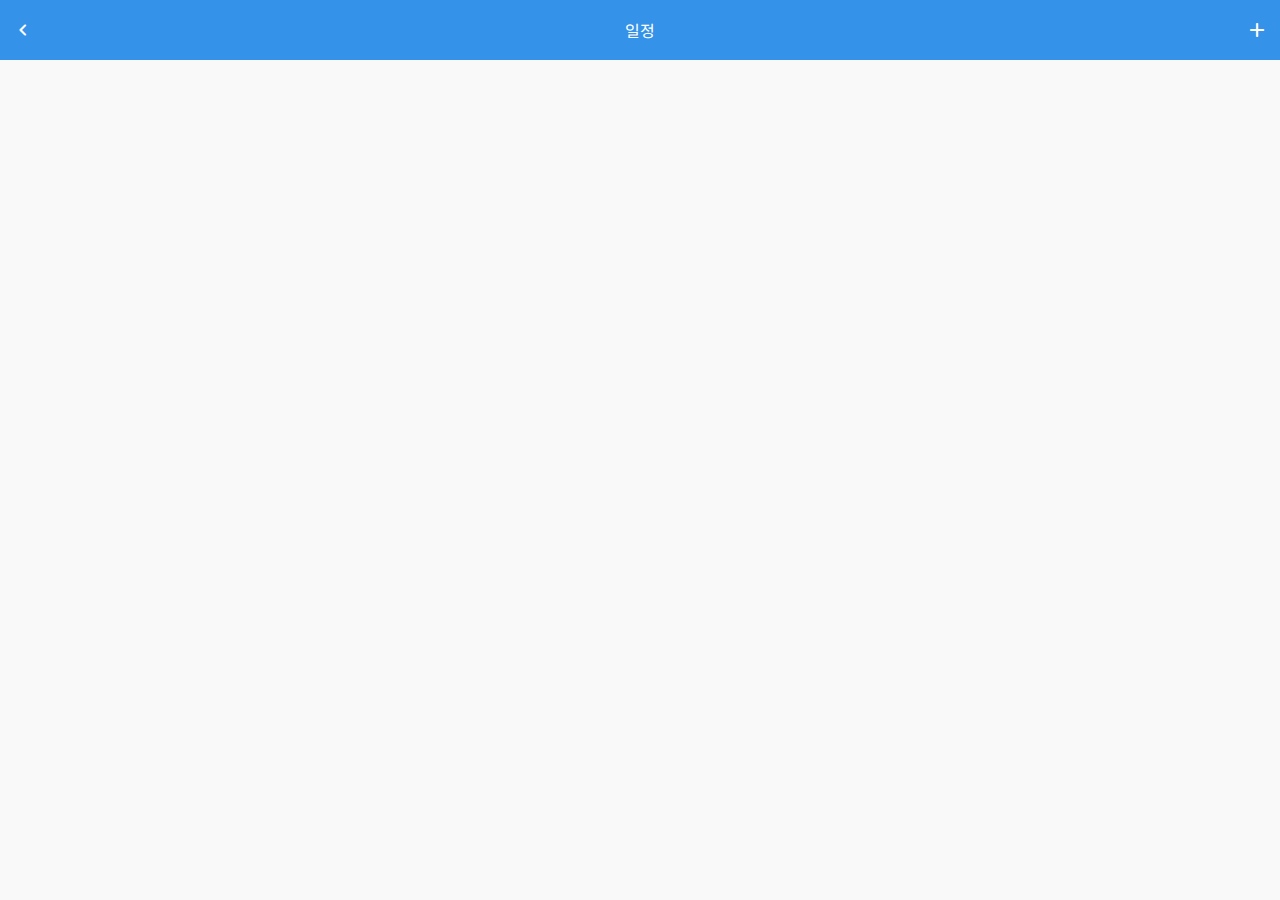
<file: schedule-detail.html>
<!DOCTYPE html>
<html lang="en">
  <head>
    <meta charset="UTF-8" />
    <meta name="viewport" content="width=device-width, initial-scale=1.0" />
    <meta http-equiv="X-UA-Compatible" content="ie=edge" />
    <title>일정</title>
    <link
      href="https://fonts.googleapis.com/css?family=Material+Icons|Material+Icons+Round|Material+Icons+Outlined"
      rel="stylesheet"
    />
    <link
      href="https://fonts.googleapis.com/css?family=Noto+Sans+KR&display=swap"
      rel="stylesheet"
    />
    <link rel="stylesheet" href="css/reset.css" />
    <link rel="stylesheet" href="css/swiper.min.css" />
    <link rel="stylesheet" href="css/common.css" />
    <link rel="stylesheet" href="css/schedule-detail.css" />
  </head>
  <style>
    .edit-popup {
      display: inline-block;
      width: 65px;
      height: 135px;
      border-radius: 10px;
      background: #f6fbff;
      position: absolute;
      top: 30px;
      right: 20px;
      box-sizing: border-box;
      box-shadow: -5px 7px 4px #0000000d;
      z-index: 10;
      display: none;
    }
    .edit-popup button {
      display: block;
      text-align: center;
      width: 100%;
      height: 45px;
      border-bottom: 1px solid rgba(10, 57, 75, 0.1);
      box-sizing: border-box;
      font-size: 0.875em;
    }
    .edit-popup button:last-child {
      border-bottom: 0;
    }
    /* delete-popup */
    .popup-delete {
      position: fixed;
      top: 50%;
      left: 50%;
      transform: translate(-50%, -50%);
      display: none;
      width: 320px;
      border-radius: 10px;
      background: #fff;
      text-align: center;
      z-index: 100;
      overflow: hidden;
    }
    .popup-delete span {
      display: block;
      margin: 40px 0;
    }
    .popup-delete .btn-group {
      width: 100%;
      display: flex;
    }
    .popup-delete .btn-group button {
      width: 50%;
      height: 50px;
      background: #fafafa;
      border-top: 1px solid #f5f3f3;
      box-sizing: border-box;
      font-size: 0.875em;
    }
    .popup-delete button.no {
      border-right: 1px solid #f5f3f3;
    }
  </style>
  <body>
    <header>
      <button
        class="material-icons-round"
        onclick="location.href='schedule.html'"
      >
        keyboard_arrow_left
      </button>
      <button
        class="material-icons-round"
        onclick="location.href='schedule-add.html'"
      >
        add
      </button>
      <h1>일정</h1>
    </header>
    <section>
      <article>
        <div class="swiper-container">
          <div class="swiper-wrapper"></div>
          <div class="swiper-pagination"></div>
        </div>
      </article>
    </section>
    <div class="popup-bg"></div>
    <div class="popup-delete">
      <span>일정을 삭제하시겠습니까?</span>
      <div class="btn-group">
        <button class="no">아니오</button>
        <button class="yes">네</button>
      </div>
    </div>
    <script src="https://cdnjs.cloudflare.com/ajax/libs/jquery/3.4.1/jquery.min.js"></script>
    <script src="js/swiper.min.js"></script>
    <script src="js/scheduleDetail.js"></script>
    <script src="js/font.js"></script>
  </body>
</html>
</file>
<file: css/common.css>
input,
textarea,
button {
  appearance: none;
  -moz-appearance: none;
  -webkit-appearance: none;
  border-radius: 0;
  -webkit-border-radius: 0;
  -moz-border-radius: 0;
}
article {
  padding: 0 20px;
  box-sizing: border-box;
}
header {
  position: relative;
  top: 0;
  width: 100%;
  height: 60px;
  background: #3492e9;
}
header h1 {
  position: absolute;
  top: 50%;
  left: 50%;
  transform: translate(-50%, -50%);
  color: white;
}
header button {
  position: absolute;
  top: 50%;
  transform: translateY(-50%);
  color: #fff;
  font-size: 1.875em;
}
header button:nth-child(1) {
  left: 5px;
}
header button:nth-child(2) {
  right: 5px;
}
input {
  outline: none;
}
.popup-bg {
  z-index: 10;
  position: fixed;
  top: 0;
  left: 0;
  display: none;
  width: 100%;
  height: 100%;
  background: rgba(0, 0, 0, 0.5);
}
</file>
<file: css/intro.css>
.intro{
    position: relative;
    display: inline-block;
    width: 100%;
    height: 100vh;
}
.intro-01{
    background: rgb(159, 207, 238);
}
/* .intro img{
   position: absolute;
   left: 50%;
   top: 50%;
   transform: translate(-50%, -50%);
} */
.intro span{
   position: absolute;
   left: 50%;
   top: 50%;
   transform: translate(-50%, -50%);
}
.intro-01 img{
    position: relative;
    transform: translate(-50%,-50%);
    top: 50%;
    left: 50%;
    width: 200px;
    animation: main 1.5s infinite alternate linear;
}
@keyframes main{
    0%{
        transform: translate(-50%, -120px);
    }
    100%{
        transform: translate(-50%, -140px);
    }
}
.intro-02{
    width: 150px;
    height: 235px;
    position: absolute;
    left: 50%;
    transform: translateX(-50%);
}
.intro-02 img{
    width: 100%;
}
.intro-02 span.swipe-finger{
    position: relative;
    top: 0;
    display: inline-block;
    width: 188px;
    height: 188px;
    z-index: 9999;
}
.intro-02 span.capture-img{
    animation: capture-img 1s infinite alternate linear;
    width: 150px;
    height: 234px;
    top: 43%;
}
@keyframes capture-img{
    0%{
        background: url(../img/capture-1.svg) no-repeat;
        background-size: 150px;
    }
    100%{
        background: url(../img/capture-2.svg) no-repeat;
        background-size: 150px;
    }
}

.intro-02 span.swipe-finger{
    animation: swipe-finger 0.9s infinite alternate linear;
}
@keyframes swipe-finger{
    0%{
        transform: translate(50px, 0);
        background: url(../img/finger.svg) no-repeat;
        background-size: 100px;
    }
    50%{
        transform: translate(50px, 0);
        background: url(../img/finger.svg) no-repeat;
        background-size: 100px;
    }
    100%{
        transform: translate(0, 0);
        background: url(../img/finger.svg) no-repeat;
        background-size: 100px;
    }
}
.intro-02+p{
    position: absolute;
    top: 62%;
    left: 50%;
    transform: translateX(-50%);
    text-align: center;
}
.intro-03 span:nth-child(1){
    display: inline-block;
    width: 188px;
    height: 188px;
    animation: dust 3s infinite alternate ease-in-out;
    z-index: 10;
}
.intro-03 span:nth-child(2){
    display: inline-block;
    width: 188px;
    height: 188px;
    top: 69%;
    box-shadow: 0 -262px 80px rgba(210, 207, 207, 0.2);
    border-radius: 10px;
    animation: dust-shadow 3s infinite alternate ease-in-out;
}

@keyframes dust{
    0%{
        transform: translate(-50%, -130px);
        background: url(../img/dust1.svg);
        background-size: 188px;
    }
    30%{
        transform: translate(-50%, -150px);
        background: url(../img/dust2.svg);
        background-size: 188px;
    }
    65%{
        transform: translate(-50%, -130px);
        background: url(../img/dust3.svg);
        background-size: 188px;
    }
    100%{
        transform: translate(-50%, -150px);
        background: url(../img/dust4.svg);
        background-size: 188px;
    }
}
@keyframes dust-shadow{
    0%{
        transform: translate(-50%, 50px);
    }
    30%{
        transform: translate(-50%, -50px);
    }
    65%{
        transform: translate(-50%, 50px);
    }
    100%{
        transform: translate(-50%, -50px);
    }
}
.intro-04{
    position: relative;
    display: inline-block;
    width: 100%;
    height: 500px;
    top: 50%;
    transform: translateY(-50%);
}
.intro-04 img{
    position: relative;
    width: 134px;
    height: 134px;
    top: 29%;
    left: 50%;
    transform: translateX(-50%);
}
.intro-04 span{
    display: inline-block;
    width: 188px;
    height: 188px;
}
.intro-04 span.bell{
    animation: bell 2.5s infinite alternate linear;
}
@keyframes bell{
    0%{
        background: url(../img/bell.svg) no-repeat;
        background-size: 50px;
        transform: translate(-10%, -20%);
        opacity: 0;
    }
    80%{
        background: url(../img/bell.svg) no-repeat;
        background-size: 50px;
        transform: translate(-10%, -20%);
        opacity: 1;
    }
    100%{
        background: url(../img/bell.svg) no-repeat;
        background-size: 50px;
        transform: translate(-10%, -20%);
        opacity: 1;
    }
}
.intro-04 span.noti-finger{
    animation: noti-finger 2.5s infinite alternate linear;
}
@keyframes noti-finger{
    0%{
        transform: translate(80px, -50px);
        background: url(../img/finger.svg) no-repeat;
        background-size: 100px;
    }
    80%{
        transform: translate(0px, -50px);
        background: url(../img/finger.svg) no-repeat;
        background-size: 100px;
    }
    100%{
        transform: translate(0px, -50px);
        background: url(../img/finger.svg) no-repeat;
        background-size: 100px;
    }
}

.intro p{
    position: absolute;
    transform: translateX(-50%);
    top: 60%;
    left: 50%;
    text-align: center;
    line-height: 20px;
    width: 300px;
}

/* swiper */

.first{
    height: 100vh;
}
.swiper-pagination-bullet{
    /* background: #fff; */
    opacity: 0.5;
}
.swiper-container-horizontal>.swiper-pagination-bullets .swiper-pagination-bullet{
    background: #3492e9;
}
.second{
    width: 150px;
    height: 230px;
    margin: auto;
    overflow: hidden;
}
.finger-p-wrap{
    position: relative;
    top: -65px;
    height: 200px;
}
.intro-swiper button{
    position: absolute;
    background: #3492e9;
    color: #fff;
    border-radius: 20px;
    height: 40px;
    padding: 0 40px;
}
/* .intro-skip-btn{
    top: 20px;
    right: 20px;
    width: 25%;
} */
.intro-start-btn{
    transform: translateX(-50%);
    left: 50%;
    bottom: 70px;
}
.intro-swiper-wrap{
    position: relative;
    top: 27%;
}
</file>
<file: css/map.css>
body {
  background: #9fcfee;
}
.sprite-big {
  background-image: url(../img/weather-icons-map.svg);
  background-repeat: no-repeat;
  display: inline-block;
  width: 30px;
  height: 30px;
}
.sprite-big.sprite-01d {
  background-position: 0px 0px;
}
.sprite-big.sprite-03d {
  background-position: -30px 0px;
}
.sprite-big.sprite-03n {
  background-position: -30px 0px;
}
.sprite-big.sprite-04d {
  background-position: -30px 0px;
}
.sprite-big.sprite-04n {
  background-position: -30px 0px;
}
.sprite-big.sprite-01n {
  background-position: -60px 0px;
}
.sprite-big.sprite-09d {
  background-position: -90px 0px;
}
.sprite-big.sprite-09n {
  background-position: -90px 0px;
}
.sprite-big.sprite-02n {
  background-position: -120px 0px;
}
.sprite-big.sprite-02d {
  background-position: -150px 0px;
}
.sprite-big.sprite-10d {
  background-position: -180px 0px;
}
.sprite-big.sprite-10n {
  background-position: -180px 0px;
}
.sprite-big.sprite-11d {
  background-position: -210px 0px;
}
.sprite-big.sprite-11n {
  background-position: -210px 0px;
}
.sprite-big.sprite-13d {
  background-position: -270px 0px;
}
.sprite-big.sprite-13n {
  background-position: -270px 0px;
}
.sprite-big.dust-good {
  background-position: 0px -30px;
}
.sprite-big.dust-soso {
  background-position: -30px -30px;
}
.sprite-big.dust-bad {
  background-position: -60px -30px;
}
.sprite-big.dust-terrible {
  background-position: -90px -30px;
}

header {
  background: none;
}
header > button {
  color: #0a394b;
}
header button:nth-child(2) {
  right: 15px;
}
header button:nth-child(2) {
  position: relative;
  left: 51%;
  top: 50%;
  right: initial;
  transform: translate(-50%, -50%);
  display: flex;
  justify-content: space-between;
  align-items: center;
}
.title h1 {
  position: initial;
  display: inline-block;
  transform: none;
  color: #0a394b;
  font-size: 0.55em;
}
.sub-title {
  display: none;
  width: 130px;
  height: 40px;
  background: rgba(255, 255, 255, 0.5);
  border-radius: 10px;
  text-align: center;
  line-height: 40px;
  position: absolute;
  top: 48px;
  left: 50%;
  transform: translateX(-50%);
  font-size: 0.875em;
  color: #0a394b;
}
section img {
  width: 100%;
  height: 506px;
}
nav {
  margin: 45px 0 0 20px;
}
nav button {
  width: 60px;
  height: 40px;
  background: white;
  color: #3492e9;
  float: left;
}
nav button:first-child {
  border-radius: 7px 0 0 7px;
}
nav button:last-child {
  border-radius: 0 7px 7px 0;
}
nav button.active {
  background: #3492e9;
  color: white;
}
.weather-icon span {
  position: absolute;
  width: 30px;
  height: 30px;
}
</file>
<file: css/schedule-detail.css>
body {
  background: #f9f9f9;
}
h3 {
  font-size: 1em;
}
section {
  display: flex;
  align-items: center;
  justify-content: center;
  overflow: hidden;
}

/* toggle btn */
[type="checkbox"] {
  display: none;
}
.noti-wrap {
  position: relative;
}
.noti-check-1 span {
  font-size: 0.875em;
  color: #999;
}
.onoff {
  display: inline-block;
  position: relative;
  width: 44px;
  height: 26px;
  border-radius: 20px;
  background: #e3e3e3;
  transition: 0.5s;
  overflow: hidden;
}
.onoff span {
  position: absolute;
  color: #fff;
  transition: 0.5s;
  top: 50%;
  transform: translateY(-50%);
}
.onoff .on {
  left: -50%;
}
.onoff .off {
  right: 20%;
}
.onoff .btn {
  margin: 0 2px;
  width: 22px;
  height: 22px;
  border-radius: 50%;
  box-sizing: border-box;
  background: #fff;
}
.onoff input:checked ~ .on {
  left: 0%;
}
.onoff input:checked ~ .off {
  right: -50%;
}
.onoff input:checked ~ .btn {
  margin-left: 20px;
}

/* schedule-box */
.schedule-box {
  position: relative;
  background: #fff;
  padding: 40px 20px;
  margin: auto;
  width: 330px;
  border-radius: 10px;
  box-sizing: border-box;
}

.schedule-box .schedule-title {
  display: flex;
  justify-content: space-between;
  align-items: center;
}
.schedule-box .schedule-title > div {
  display: flex;
}
.schedule-box .schedule-title .schedule-color {
  width: 25px;
  height: 25px;
  border-radius: 50%;
  background: #fad781;
  margin-right: 10px;
}
.schedule-box .schedule-title h2 {
  font-size: 1.5em;
  font-weight: bold;
}
.schedule-box > span {
  display: inline-block;
  color: #717171;
  font-size: 0.875em;
  margin: 20px 5px 30px 0;
}
/* schedule-weather-box */
.schedule-box .schedule-weather-box {
  width: 100%;
  height: 240px;
  background: #84C6E7;
  border-radius: 15px;
  text-align: center;
  color: #0f4f68;
}
.schedule-box .schedule-weather-box > span {
  display: block;
  font-size: 0.75em;
  padding-top: 20px;
  padding-bottom: 10px;
}
.schedule-box .schedule-weather-box .place-title {
  width: 140px;
  height: 40px;
  border-radius: 20px;
  background: rgba(255, 255, 255, 0.3);
  line-height: 40px;
  font-size: 0.875em;
  font-weight: bold;
  margin: auto;
}

.schedule-box .schedule-weather-box .weather-info-box {
  display: flex;
  align-items: center;
  width: 100%;
  height: 120px;
  margin-top: 20px;
}
.schedule-box .weather-info-box .weather-img {
  position: relative;
  width: 140px;
  margin: auto;
}
.schedule-box .weather-info-box .weather-img img {
  position: absolute;
  top: 50%;
  transform: translateY(-50%);
  width: 50px;
}

.schedule-box .weather-info-box .weather-img img:nth-child(1) {
  z-index: 1;
  position: absolute;
  left: 0;
  width: 90px;
}
.schedule-box .weather-info-box .weather-img img:nth-child(2) {
  right: 0;
  width: 75px;
}
.schedule-box .weather-info-box .weather-data {
  width: 40%;
  margin-right: 10px;
}
.schedule-box .weather-info-box .weather-data > span {
  display: block;
  font-size: 1em;
}
.schedule-box .weather-info-box .weather-data .weather-temp {
  font-size: 48px;
  margin-left: 20px;
}
.schedule-box .weather-info-box .weather-data span:nth-child(2) {
  margin: 10px 0 5px;
}

/* schedule-alarm */
.schedule-add-place {
  display: flex;
  justify-content: space-between;
  align-items: center;
  margin-bottom: 20px;
  margin-top: 40px;
}

.alarm-setting {
  display: flex;
  justify-content: space-between;
  align-items: center;
  margin-bottom: 60px;
}
.swiper-pagination-fraction {
  bottom: 20px;
  font-size: 0.875em;
}
.swiper-slide {
  width: 100%;
}

/* .schedule-box .schedule-weather-box 배경색 */
.blue{
  background: #84C6E7 !important;
}
.green{
  background: #A4D643 !important;
}
.orange{
  background: #FFDA79 !important;
}
.red{
  background: #DD655B !important;
}
</file>
